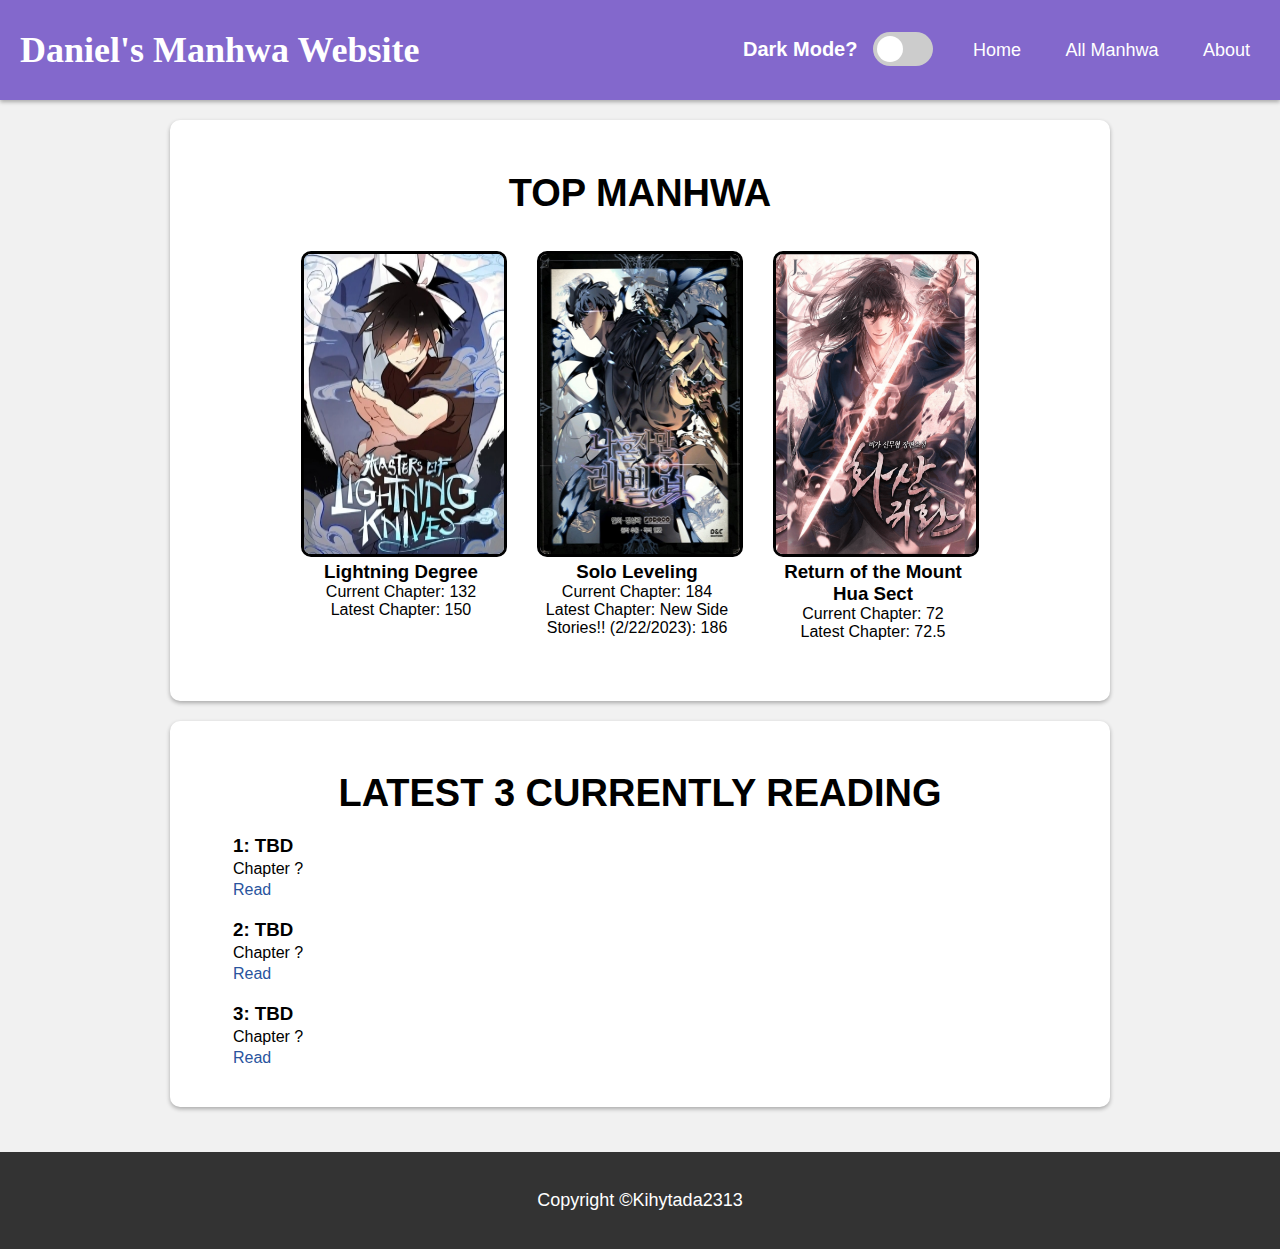
<file: index.html>
<!DOCTYPE html>
<html lang="en">
<head>
    <meta charset="UTF-8">
    <meta name="viewport" content="width=device-width, initial-scale=1.0, maximum-scale=1.0, user-scalable=no">
    <title>Manhwa Website</title>
    <link rel="stylesheet" href="styles.css">
</head>
<body>
    <header>
        <div class="title">
            <a href="./index.html" class="no-hover">
                <h1>Daniel's Manhwa Website</h1>
            </a>
        </div>
        <nav>
            <div id="dark-mode-switch">
                <h3>Dark Mode?</h3>
                <label class="switch center-in-container" for="dark-mode-toggle">
                    <input type="checkbox" id="dark-mode-toggle">
                    <span class="slider round"></span>
                </label>
            </div>
            <div id="nav-options"> 
                <a href="./index.html">Home</a>
                <a href="./manhwa.html">All Manhwa</a>
                <a href="./about.html">About</a>
                <!-- <a href="./login.php" id="login-link">Login</a>
                <a href="./signup.php" id="signup-link">Signup</a>
                <a href="./logout.php" id="logout-link" style="display: none;">Logout</a> -->
            </div>
            <a href="#" id="menu-icon">&#9776;</a>
            <div id="dropdown-menu" style="display: none;">
                <a id="close">X</a>
                <div>
                    <a id="top" href="./index.html">Home</a>
                    <a href="./manhwa.html">All Manhwa</a>
                    <a href="./about.html">About</a>
                    <!-- <a href="./login.php" id="login-link">Login</a>
                    <a href="./signup.php" id="signup-link">Signup</a>
                    <a href="./logout.php" id="logout-link">Logout</a> -->
                </div>
            </div>
        </nav>
    </header>
    <main>
        <section id="featured-manhwa">
            <h2>Top Manhwa</h2>
            <ul>
                <li>
                    <a class="box" href="https://lightningdegree.com/">
                        <img src="./images/lightningdegree.jpg" alt="Manhwa 1">
                        <h3>Lightning Degree</h3>
                        <p>Current Chapter: 132</p>
                        <p>Latest Chapter: 150</p>
                    </a>
                </li>
                <li>
                    <a class="box" href="https://leveling-solo.org/">
                        <img src="./images/sololeveling.jpg" alt="Manhwa 1">
                        <h3>Solo Leveling</h3>
                        <p>Current Chapter: 184</p>
                        <p>Latest Chapter: New Side Stories!! (2/22/2023): 186</p>
                    </a>
                </li>
                <li>
                    <a class="box" href="https://www.asurascans.com/manga/1672760368-return-of-the-mount-hua-sect/">
                        <img src="./images/mounthuasect.png" alt="Manhwa 1">
                        <h3>Return of the Mount Hua Sect</h3>
                        <p>Current Chapter: 72</p>
                        <p>Latest Chapter: 72.5</p>
                    </a>
                </li>
            </ul>
        </section>

        <section id="latest-chapters">
            <h2>Latest 3 Currently Reading</h2>
            <ul>
                <li>
                    <h3>1: TBD</h3>
                    <p>Chapter ?</p>
                    <a href="./manhwa.html">Read</a>
                </li>
                <li>
                    <h3>2: TBD</h3>
                    <p>Chapter ?</p>
                    <a href="./manhwa.html">Read</a>
                </li>
                <li>
                    <h3>3: TBD</h3>
                    <p>Chapter ?</p>
                    <a href="./manhwa.html">Read</a>
                </li>
            </ul>
        </section>
    </main>
    <div id="footer"></div>
    <script src="https://code.jquery.com/jquery-3.6.0.min.js"></script>
    <!-- <script src="header.js"></script> -->
    <script src="footer.js"></script>
    <script>
    $(document).ready(function(){
        // STANDARD FOR ALL PAGES DUE TO HEADER //
        // For dropdown Menu
        $("#menu-icon").click(function() {
            $("#dropdown-menu").slideToggle();
            $("#menu-icon").hide();
        });

        $("#close").click(function() {
            $("#dropdown-menu").slideToggle();
            $("#menu-icon").show();
        });

        // Dark Mode
        const darkModeToggle = document.querySelector('#dark-mode-toggle');
        // Check if dark mode is enabled in local storage and update the UI
        if (localStorage.getItem("darkModeEnabled") === "true") {
            document.body.classList.add("dark-mode");
            darkModeToggle.checked = true;
        }

        darkModeToggle.addEventListener("change", () => {
        if (darkModeToggle.checked) {
            document.body.classList.add("dark-mode");
            localStorage.setItem("darkModeEnabled", "true");
        } else {
            document.body.classList.remove("dark-mode");
            localStorage.setItem("darkModeEnabled", "false");
        }
        });
        // STANDARD FOR ALL PAGES DUE TO HEADER //
    });
    </script>
</body>
</html>
</file>
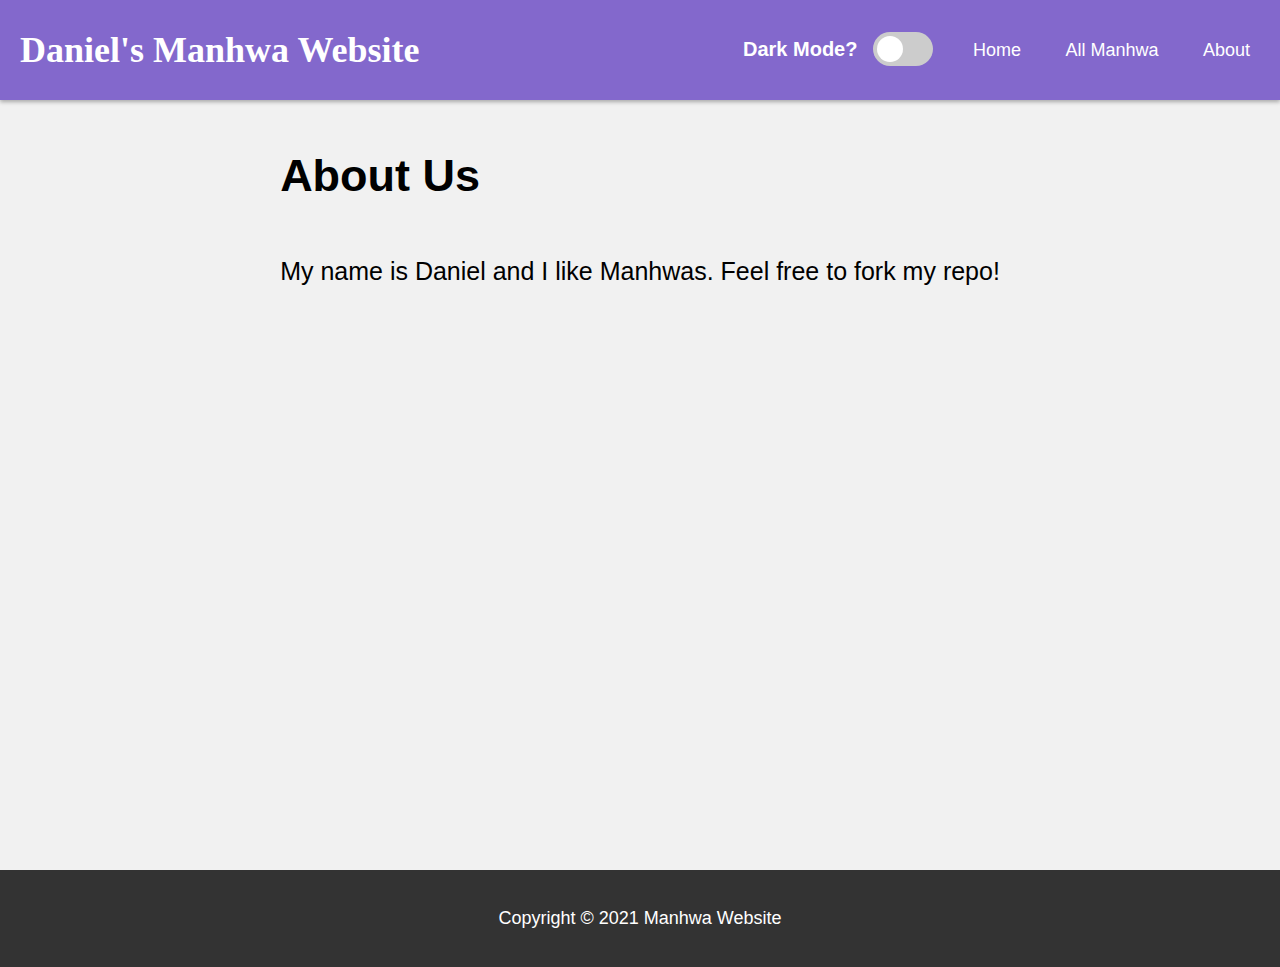
<file: about.html>
<!DOCTYPE html>
<html lang="en">
<head>
    <meta charset="UTF-8">
    <meta name="viewport" content="width=device-width, initial-scale=1.0">
    <title>Manhwa Website</title>
    <link rel="stylesheet" href="styles.css">
</head>
<body>
    <header>
        <div class="title">
            <a href="./index.html" class="no-hover">
                <h1>Daniel's Manhwa Website</h1>
            </a>
        </div>
        <nav>
            <div id="dark-mode-switch">
                <h3>Dark Mode?</h3>
                <label class="switch center-in-container" for="dark-mode-toggle">
                    <input type="checkbox" id="dark-mode-toggle">
                    <span class="slider round"></span>
                </label>
            </div>
            <div id="nav-options"> 
                <a href="./index.html">Home</a>
                <a href="./manhwa.html">All Manhwa</a>
                <a href="./about.html">About</a>
                <!-- <a href="./login.php" id="login-link">Login</a>
                <a href="./signup.php" id="signup-link">Signup</a>
                <a href="./logout.php" id="logout-link" style="display: none;">Logout</a> -->
            </div>
            <a href="#" id="menu-icon">&#9776;</a>
            <div id="dropdown-menu" style="display: none;">
                <a id="close">X</a>
                <div>
                    <a id="top" href="./index.html">Home</a>
                    <a href="./manhwa.html">All Manhwa</a>
                    <a href="./about.html">About</a>
                    <!-- <a href="./login.php" id="login-link">Login</a>
                    <a href="./signup.php" id="signup-link">Signup</a>
                    <a href="./logout.php" id="logout-link">Logout</a> -->
                </div>
            </div>
        </nav>
    </header>
    <main style="display: flex; align-items: center;">
        <section style="height: calc(90vh - 80px); display: flex; justify-content: left; flex-direction: column;">
            <h1 style="font-size: 45px;">About Us</h1>
            <p style="font-size: 25px;">My name is Daniel and I like Manhwas. Feel free to fork my repo!</p>
        </section>
    </main>
    <footer>
      <p>Copyright &copy; 2021 Manhwa Website</p>
    </footer>
  </div>
</body>
<script src="https://code.jquery.com/jquery-3.6.0.min.js"></script>
    <!-- <script src="header.js"></script> -->
    <script src="allmanhwa.js"></script>
    <script src="footer.js"></script>
    <script>
        $(document).ready(function(){
            // STANDARD FOR ALL PAGES DUE TO HEADER //
            // For dropdown Menu
            $("#menu-icon").click(function() {
                $("#dropdown-menu").slideToggle();
            });

            $("#close").click(function() {
                $("#dropdown-menu").slideToggle();
            });

            // Dark Mode
            const darkModeToggle = document.querySelector("#dark-mode-toggle");
            // Check if dark mode is enabled in local storage and update the UI
            if (localStorage.getItem("darkModeEnabled") === "true") {
                document.body.classList.add("dark-mode");
                darkModeToggle.checked = true;
            }
            darkModeToggle.addEventListener("change", () => {
            if (darkModeToggle.checked) {
                document.body.classList.add("dark-mode");
                localStorage.setItem("darkModeEnabled", "true");
            } else {
                document.body.classList.remove("dark-mode");
                localStorage.setItem("darkModeEnabled", "false");
            }
            });
            // STANDARD FOR ALL PAGES DUE TO HEADER //
        });
</script>
</html>
</file>
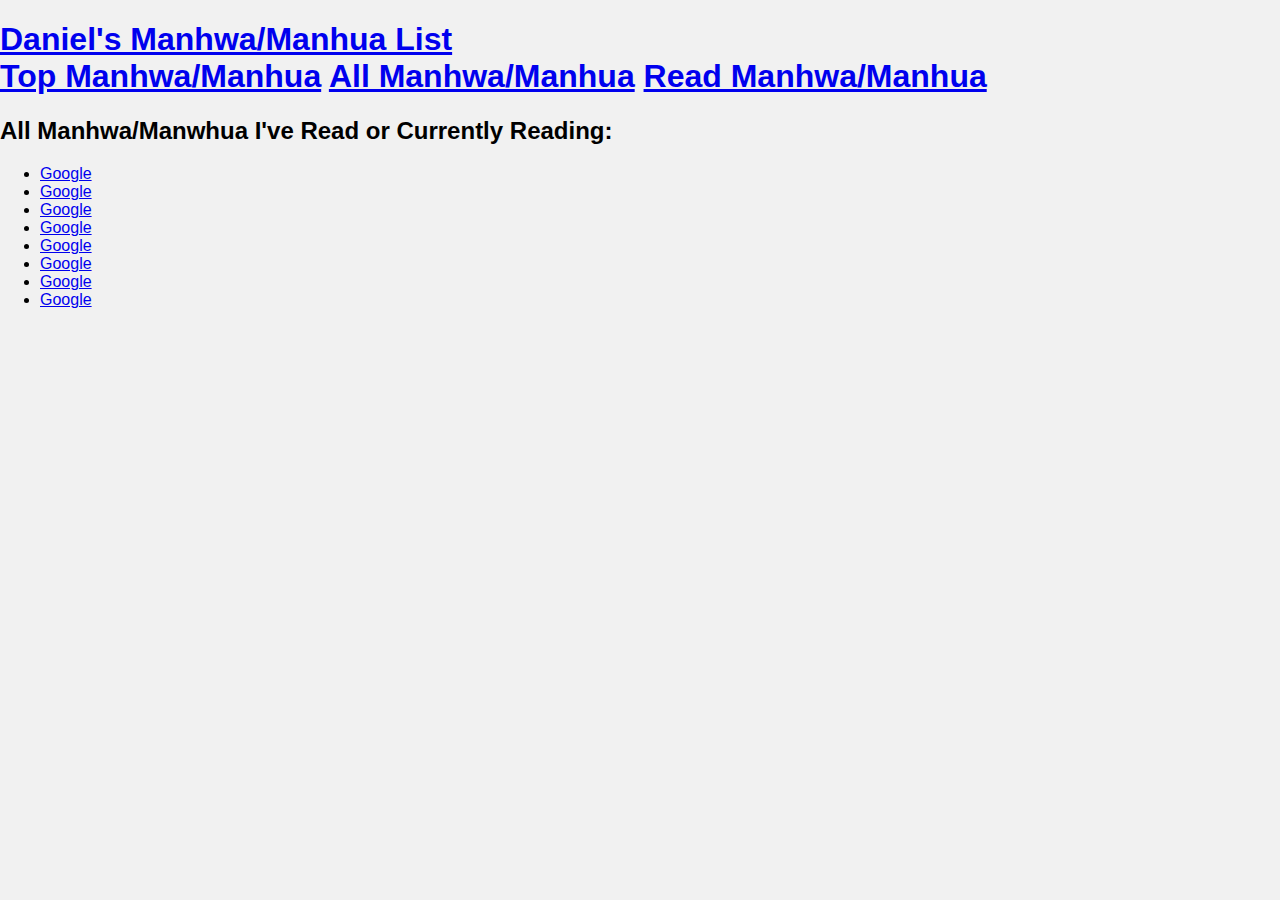
<file: allmanwha.html>
<!DOCTYPE html>
<html lang="en">
<head>
    <meta charset="UTF-8">
    <meta http-equiv="X-UA-Compatible" content="IE=edge">
    <meta name="viewport" content="width=device-width, initial-scale=1.0">
    <link rel="stylesheet" href="./styles.css">
    <title>All Manhwa/Manhua</title>
</head>
<body>

    <!-- This is standard for all pages -->
    <h1 class="Title">
        <a class="Homepage link" href="./index.html">
            Daniel's Manhwa/Manhua List
        </a>
        <div class="wrapper">
            <span><a class="link" href="./topmanhwa.html">Top Manhwa/Manhua</a></span>
            <span><a class="link" href="./allmanhwa.html">All Manhwa/Manhua</a></span>
            <span><a class="link" href="./readmanhwa.html">Read Manhwa/Manhua</a></span>
        </div>
    </h1>
    <!-- This is standard for all pages -->

    <h2 class="SubTitle">All Manhwa/Manwhua I've Read or Currently Reading: </h2>
    <ul>
        <li><a class="ListItem" href="https://www.google.com">Google</a></li>
        <li><a class="ListItem" href="https://www.google.com">Google</a></li>
        <li><a class="ListItem" href="https://www.google.com">Google</a></li>
        <li><a class="ListItem" href="https://www.google.com">Google</a></li>
        <li><a class="ListItem" href="https://www.google.com">Google</a></li>
        <li><a class="ListItem" href="https://www.google.com">Google</a></li>
        <li><a class="ListItem" href="https://www.google.com">Google</a></li>
        <li><a class="ListItem" href="https://www.google.com">Google</a></li>
    </ul>
</body>
</html>
</file>
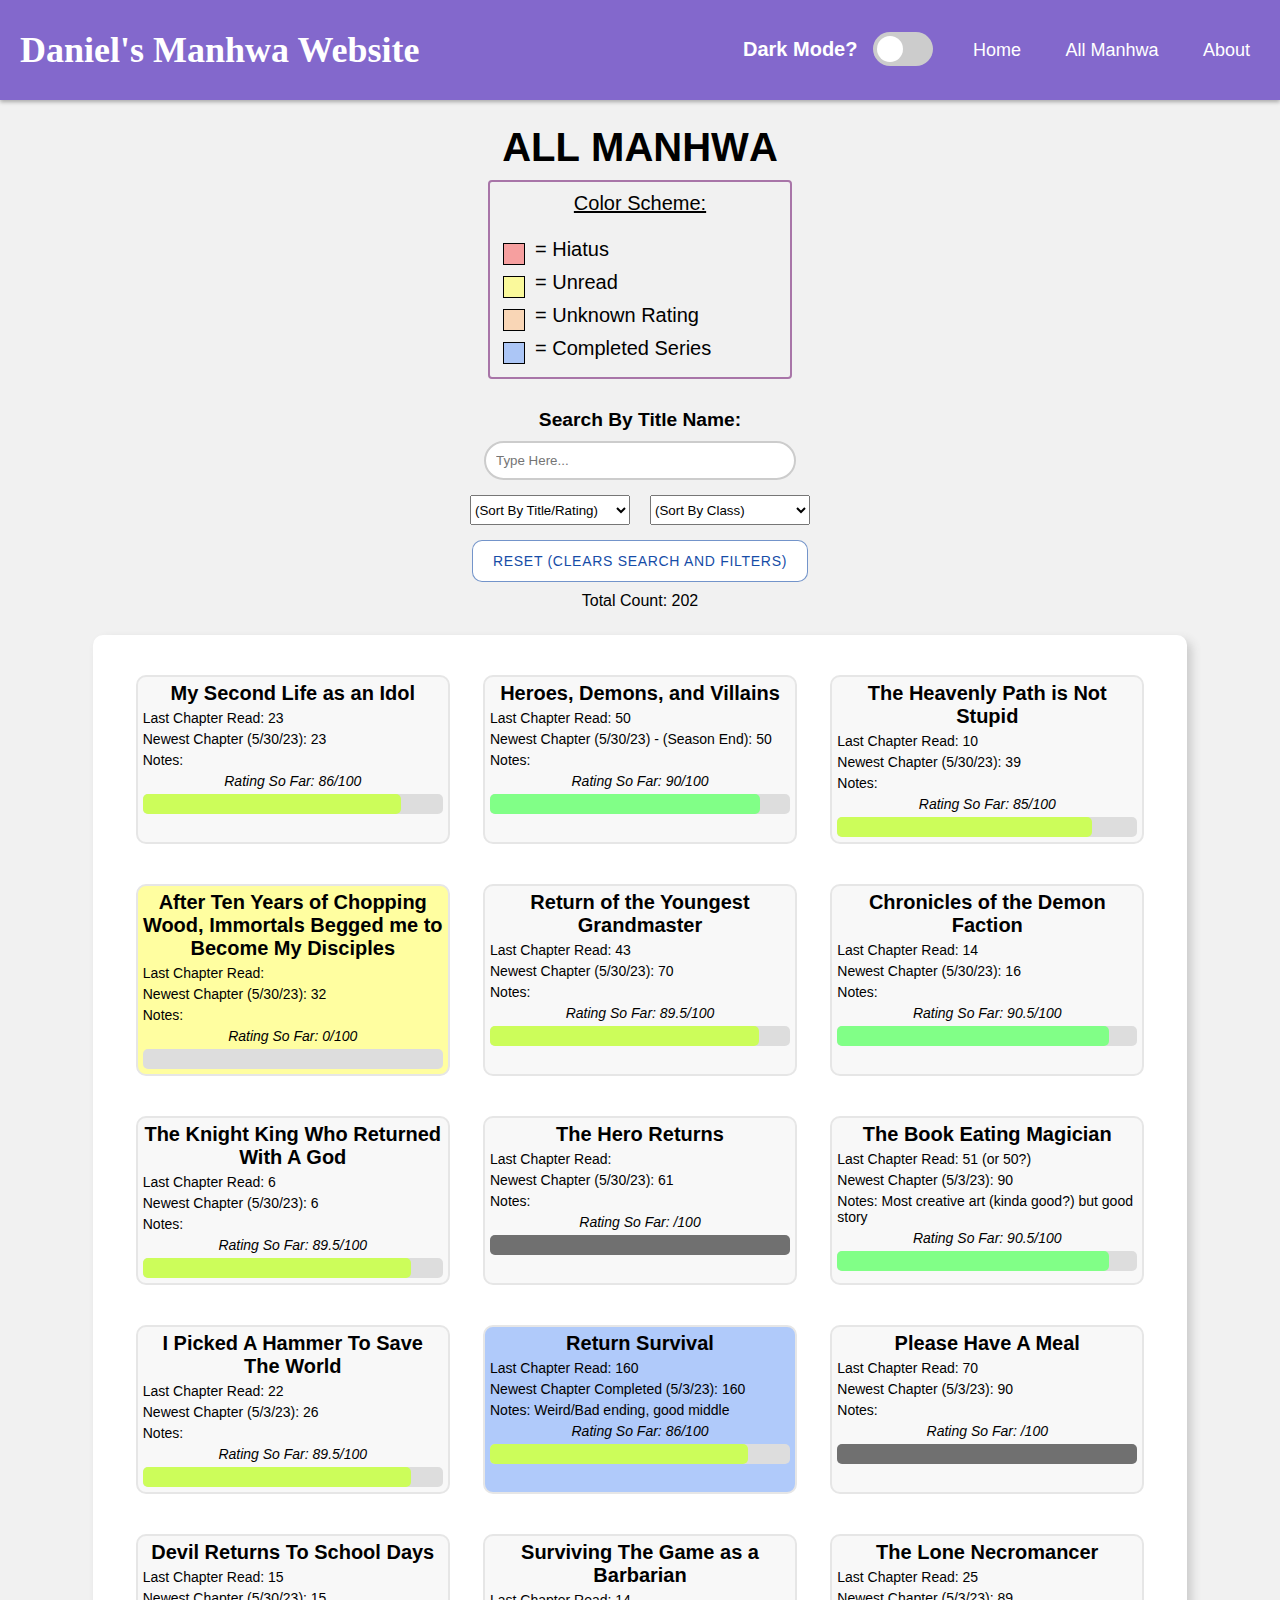
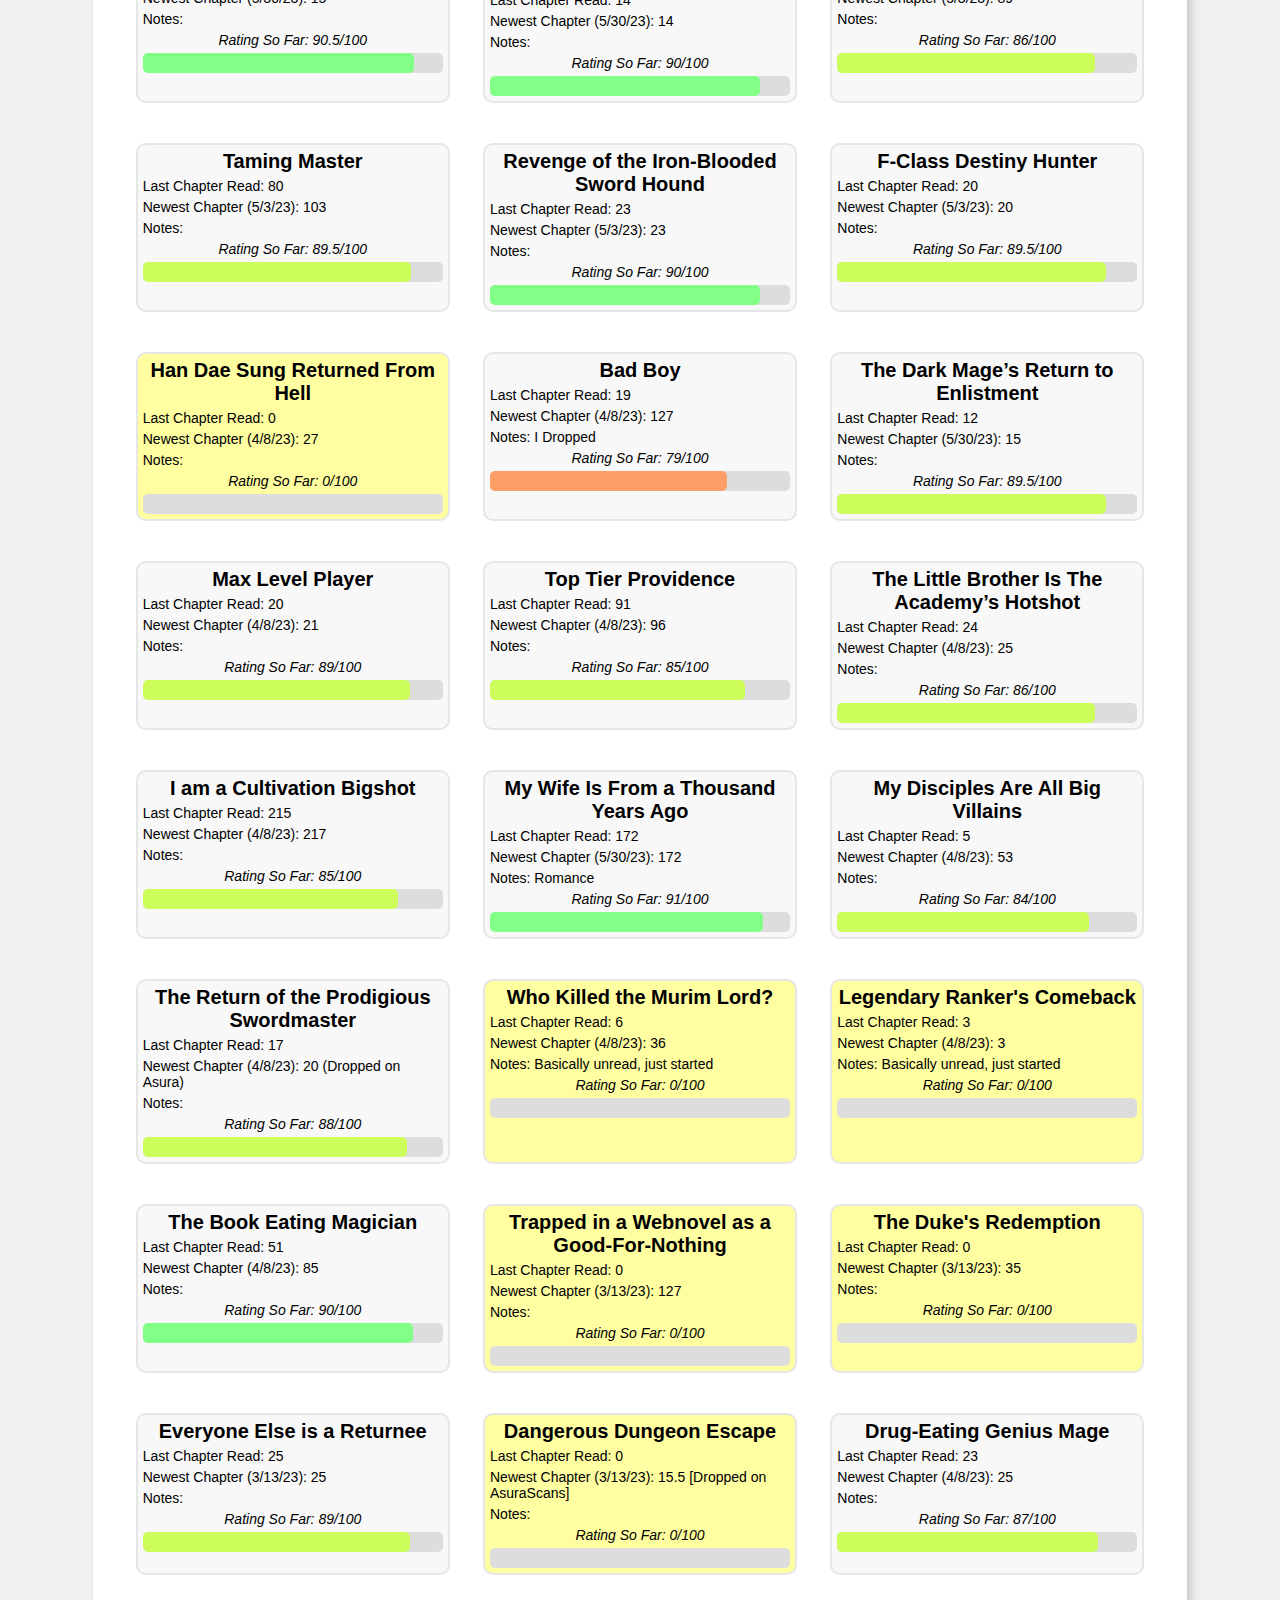
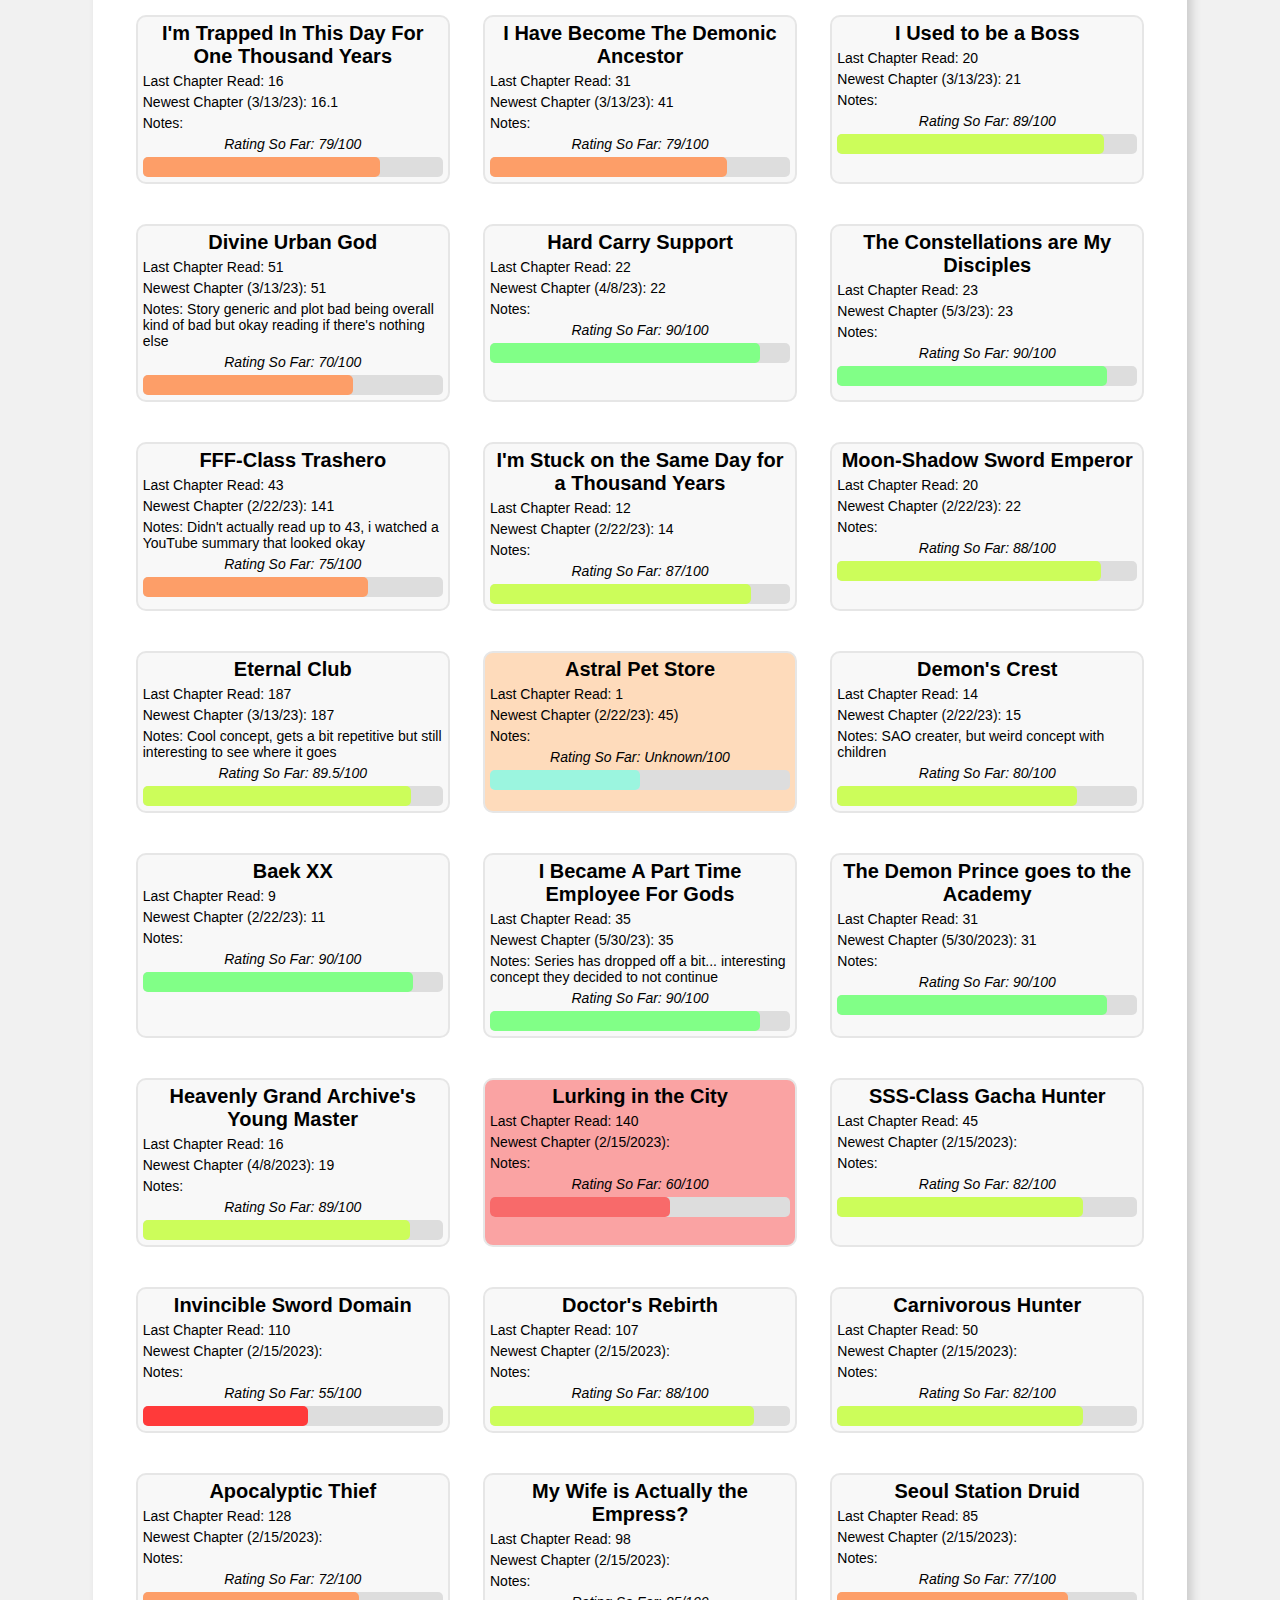
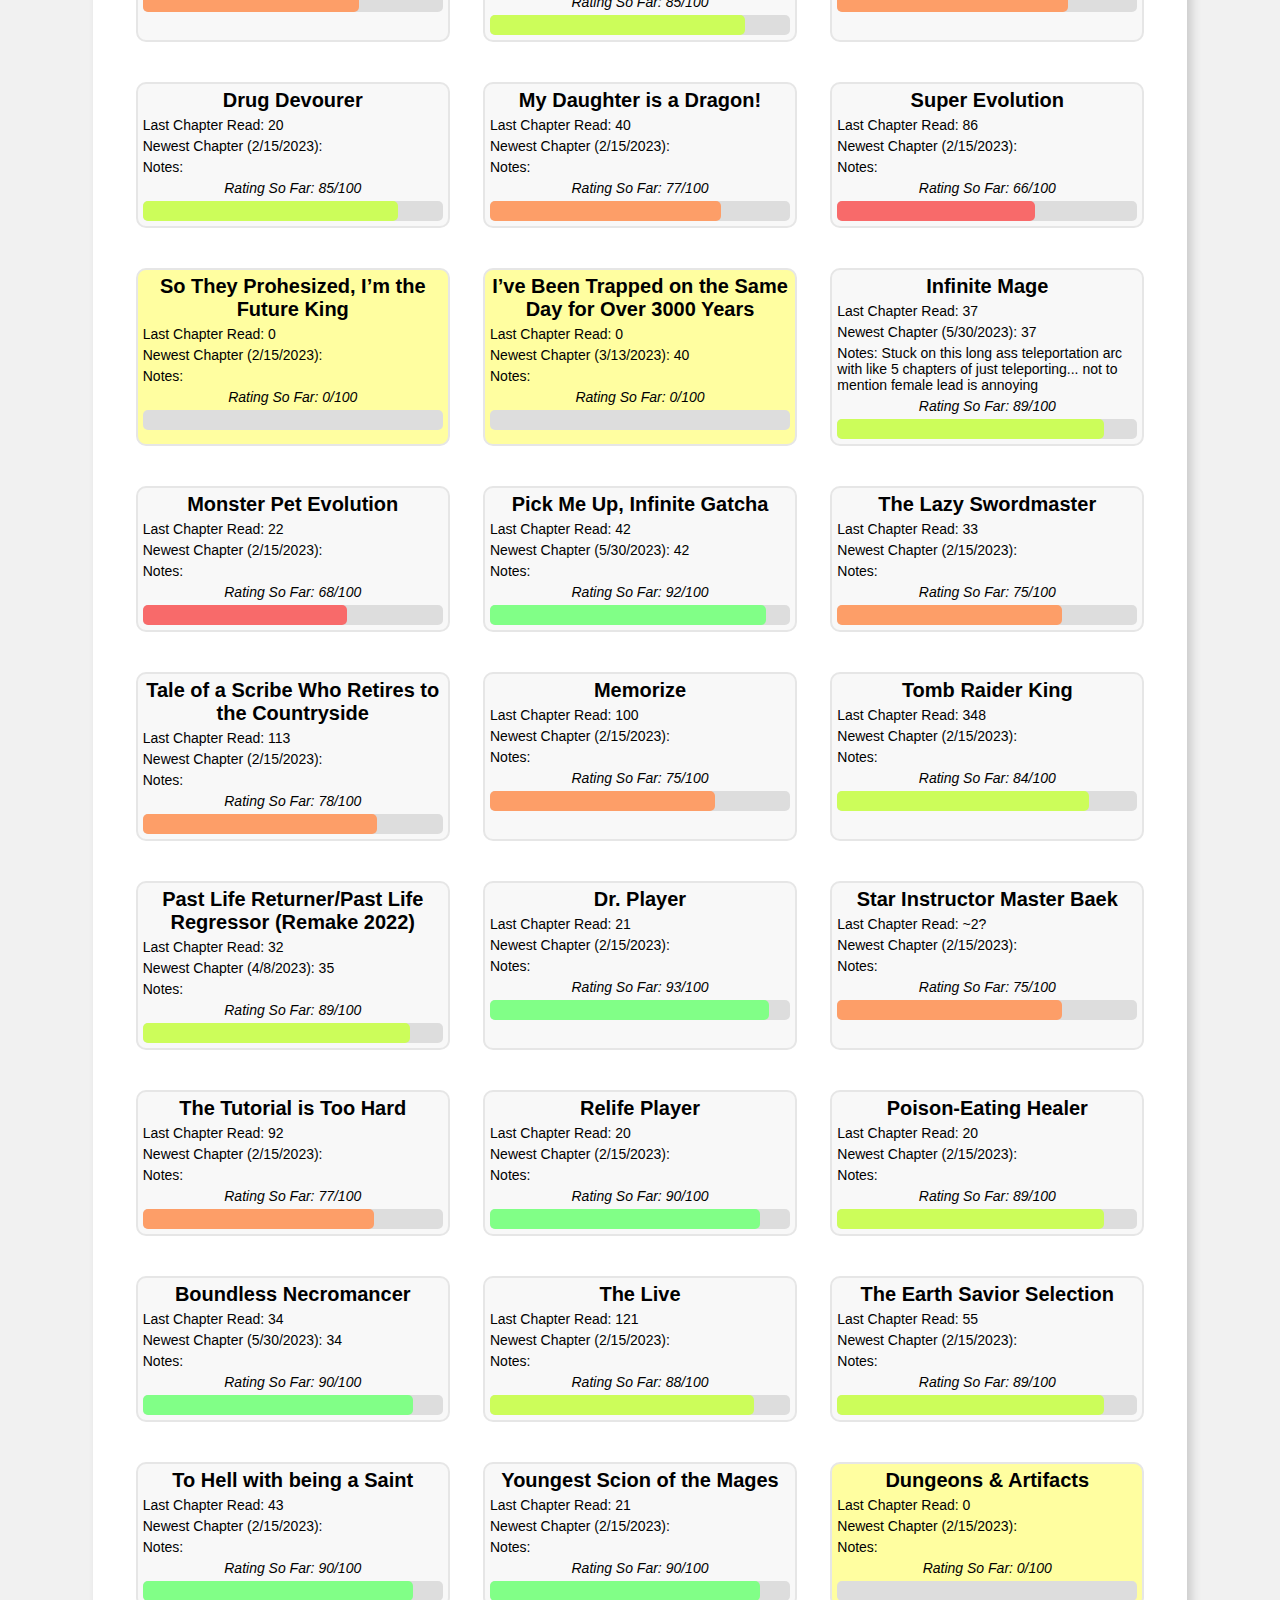
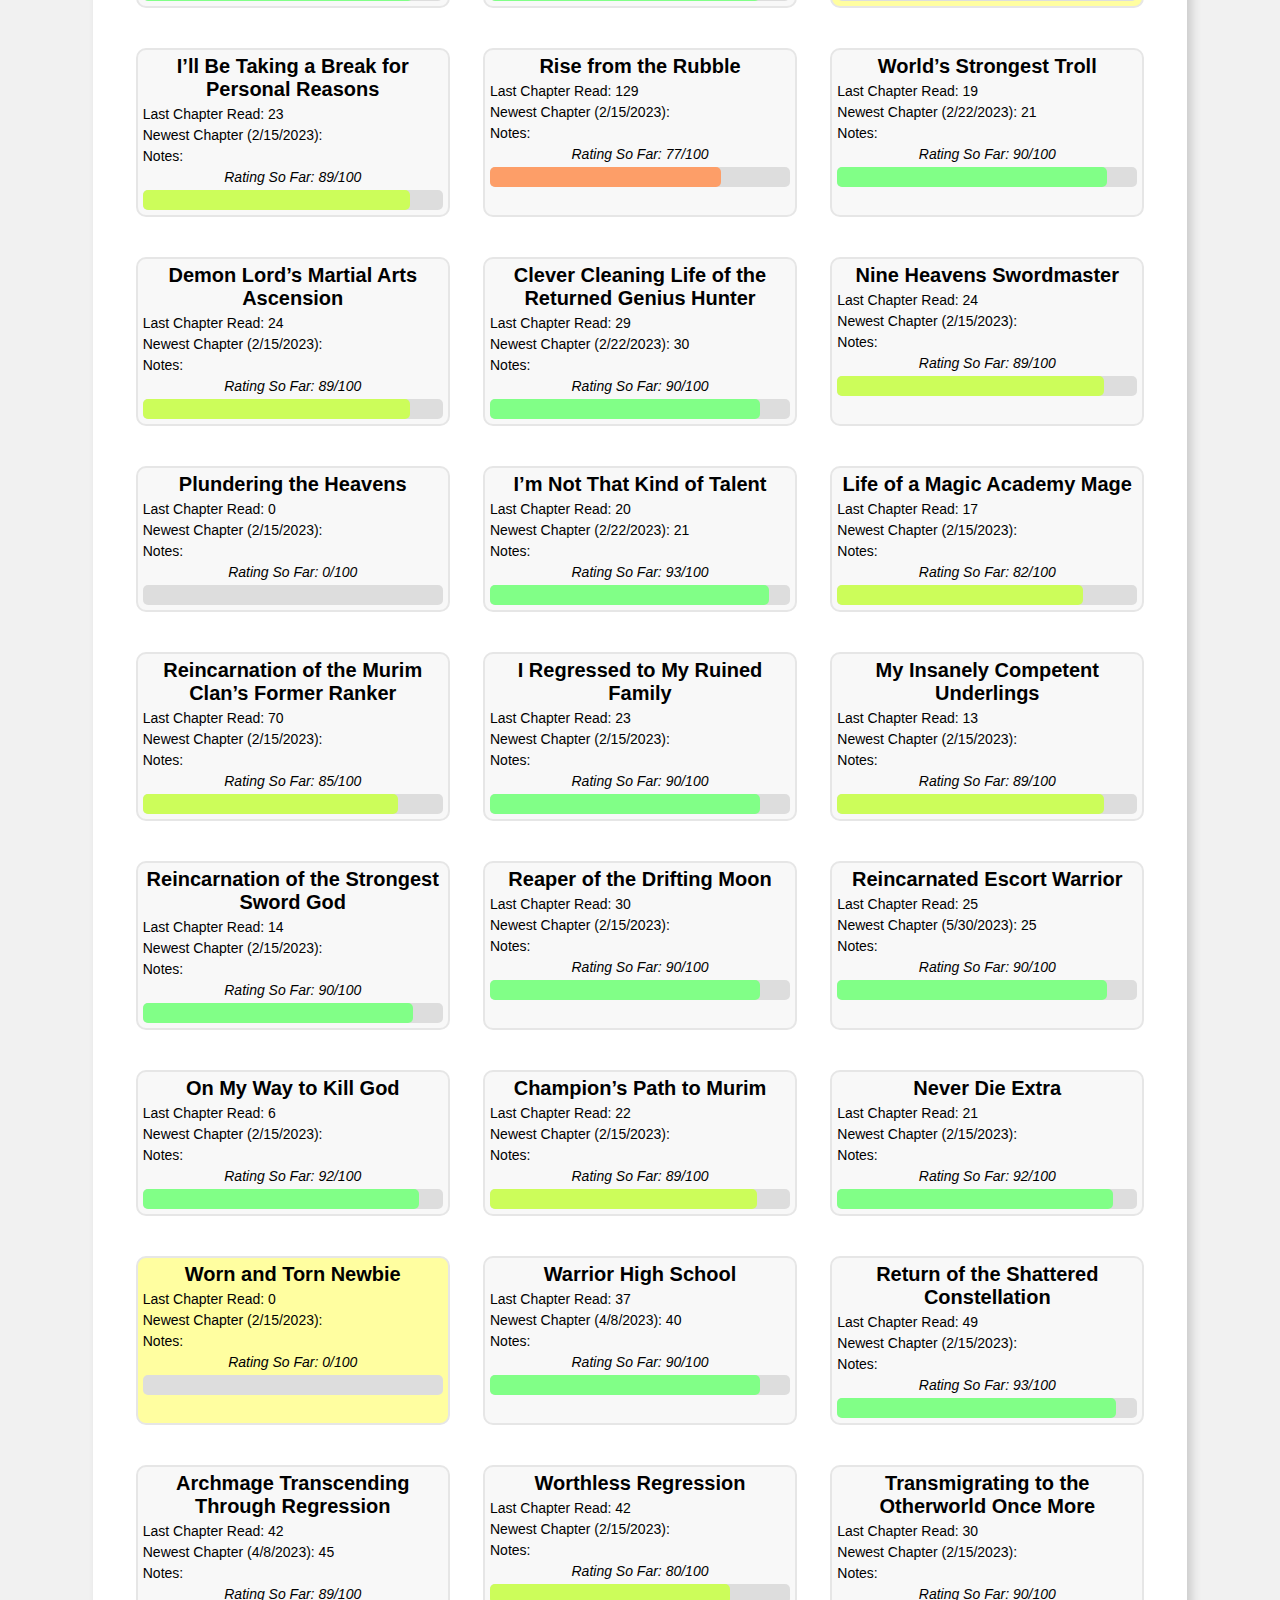
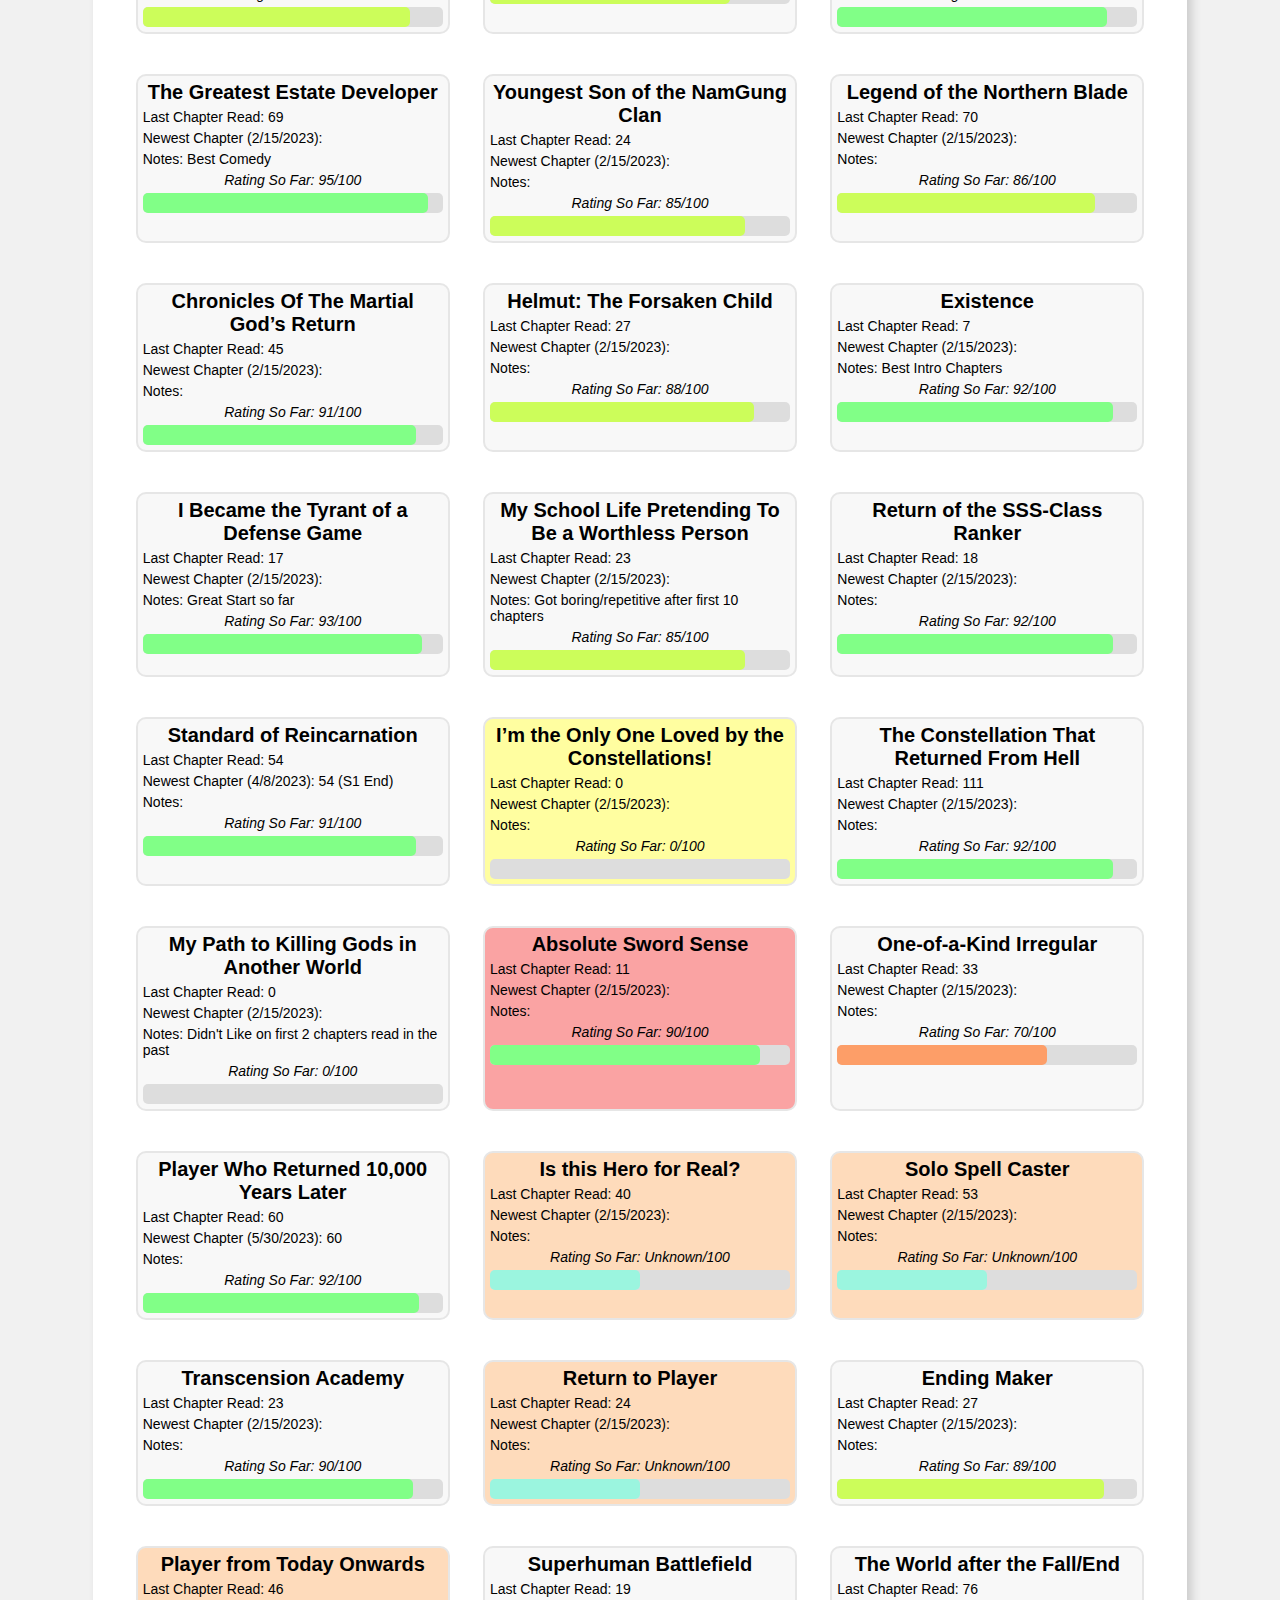
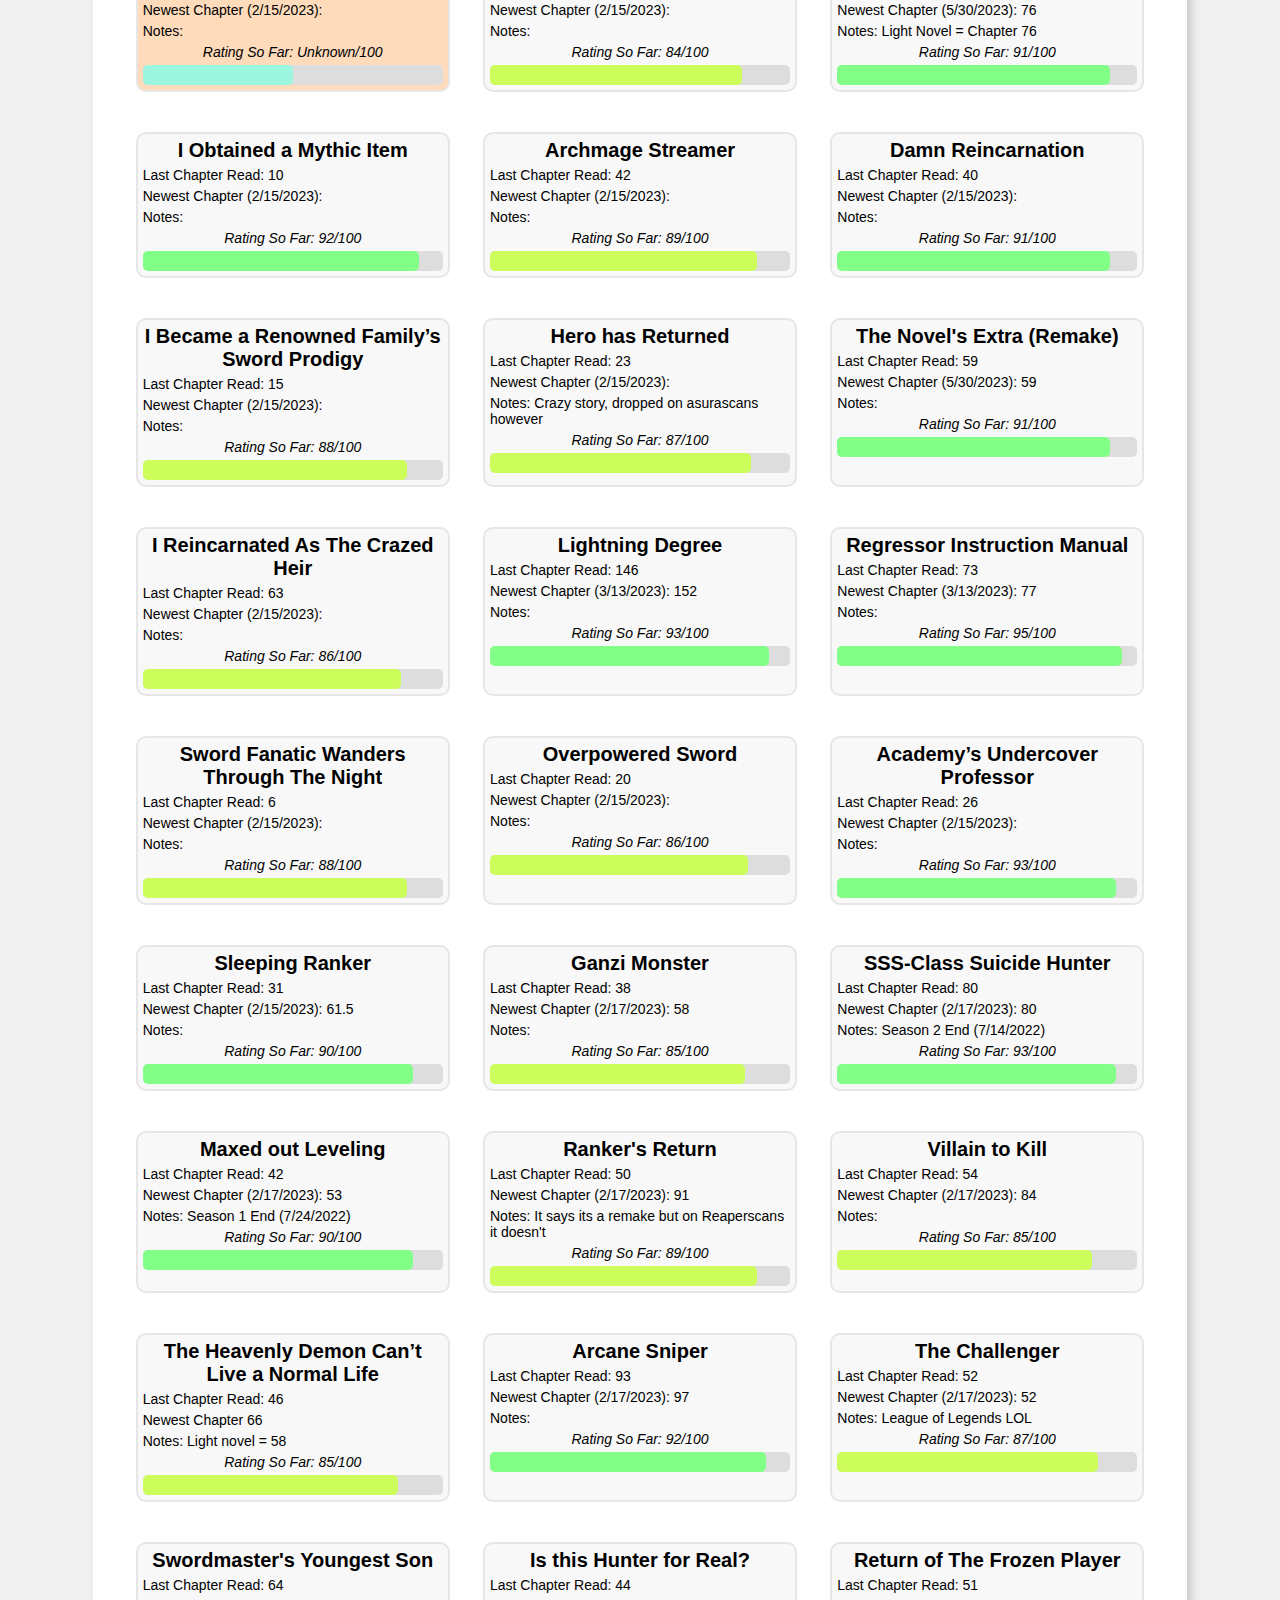
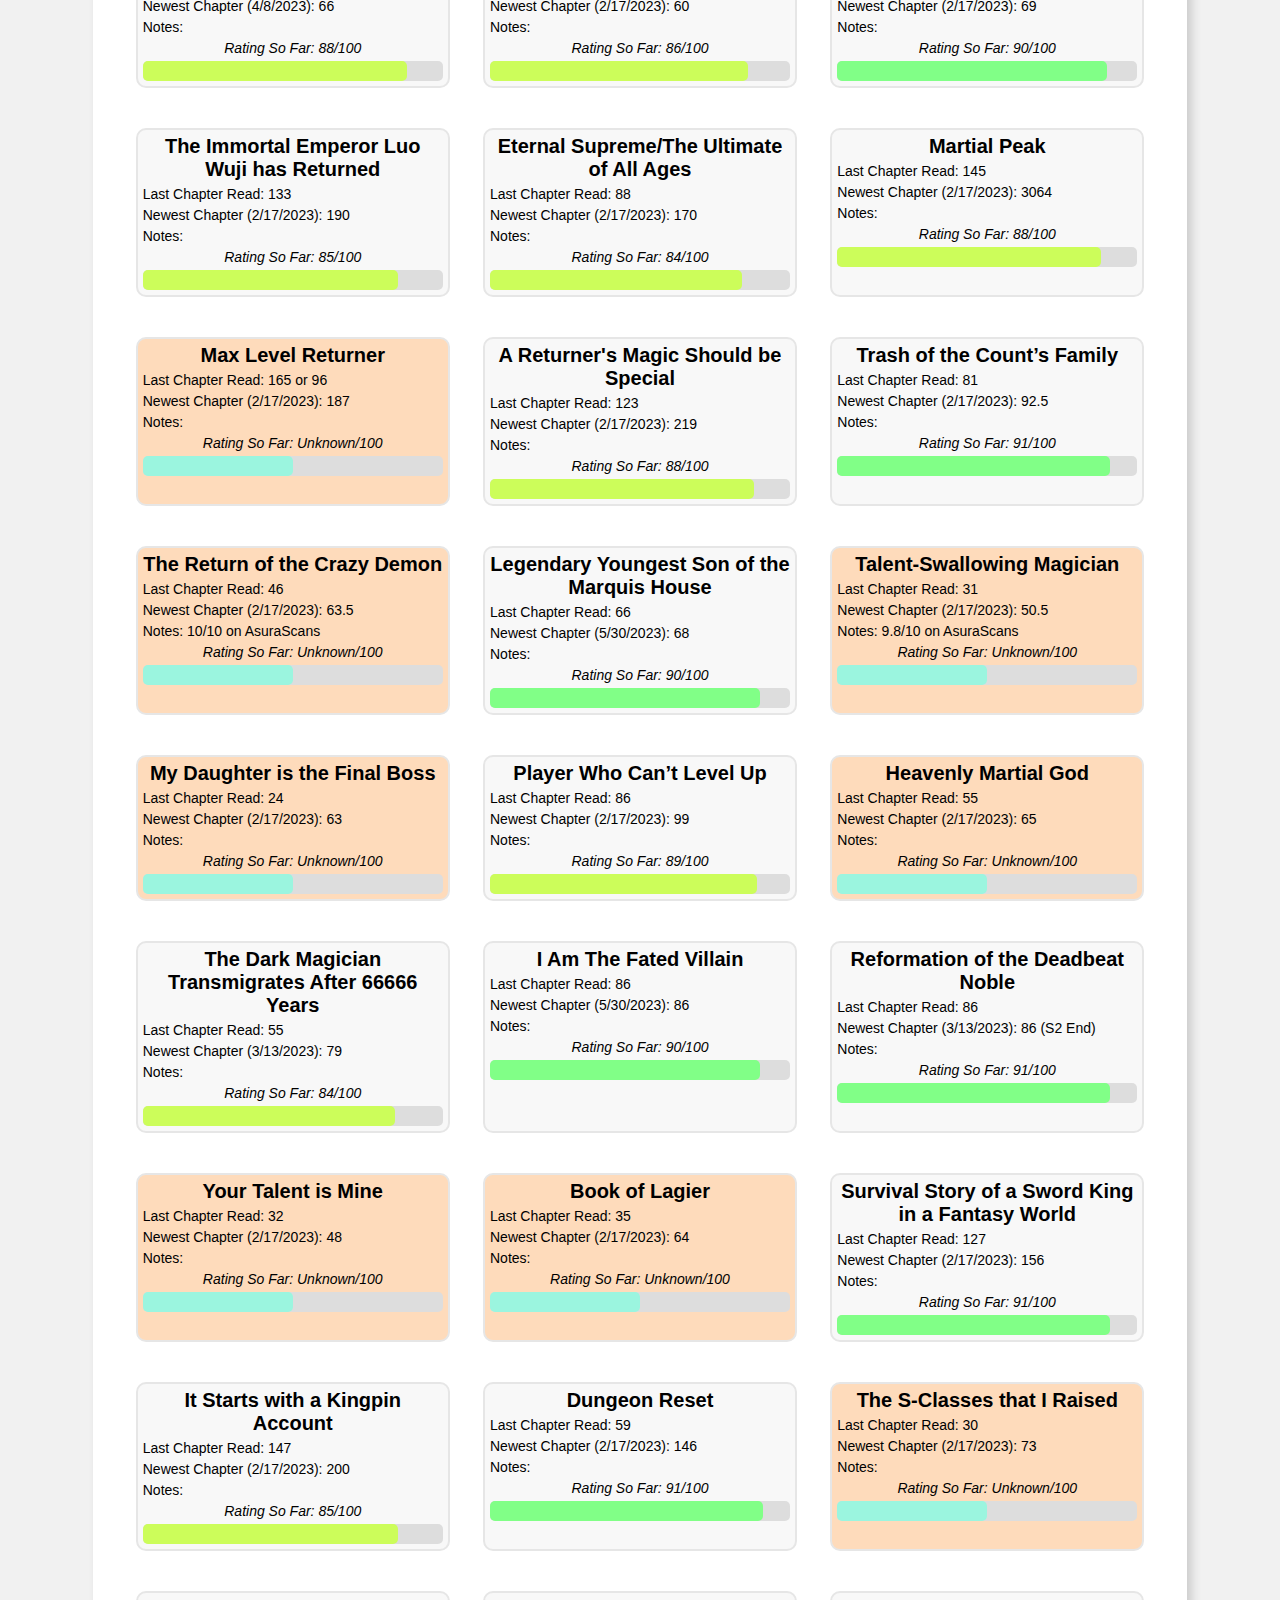
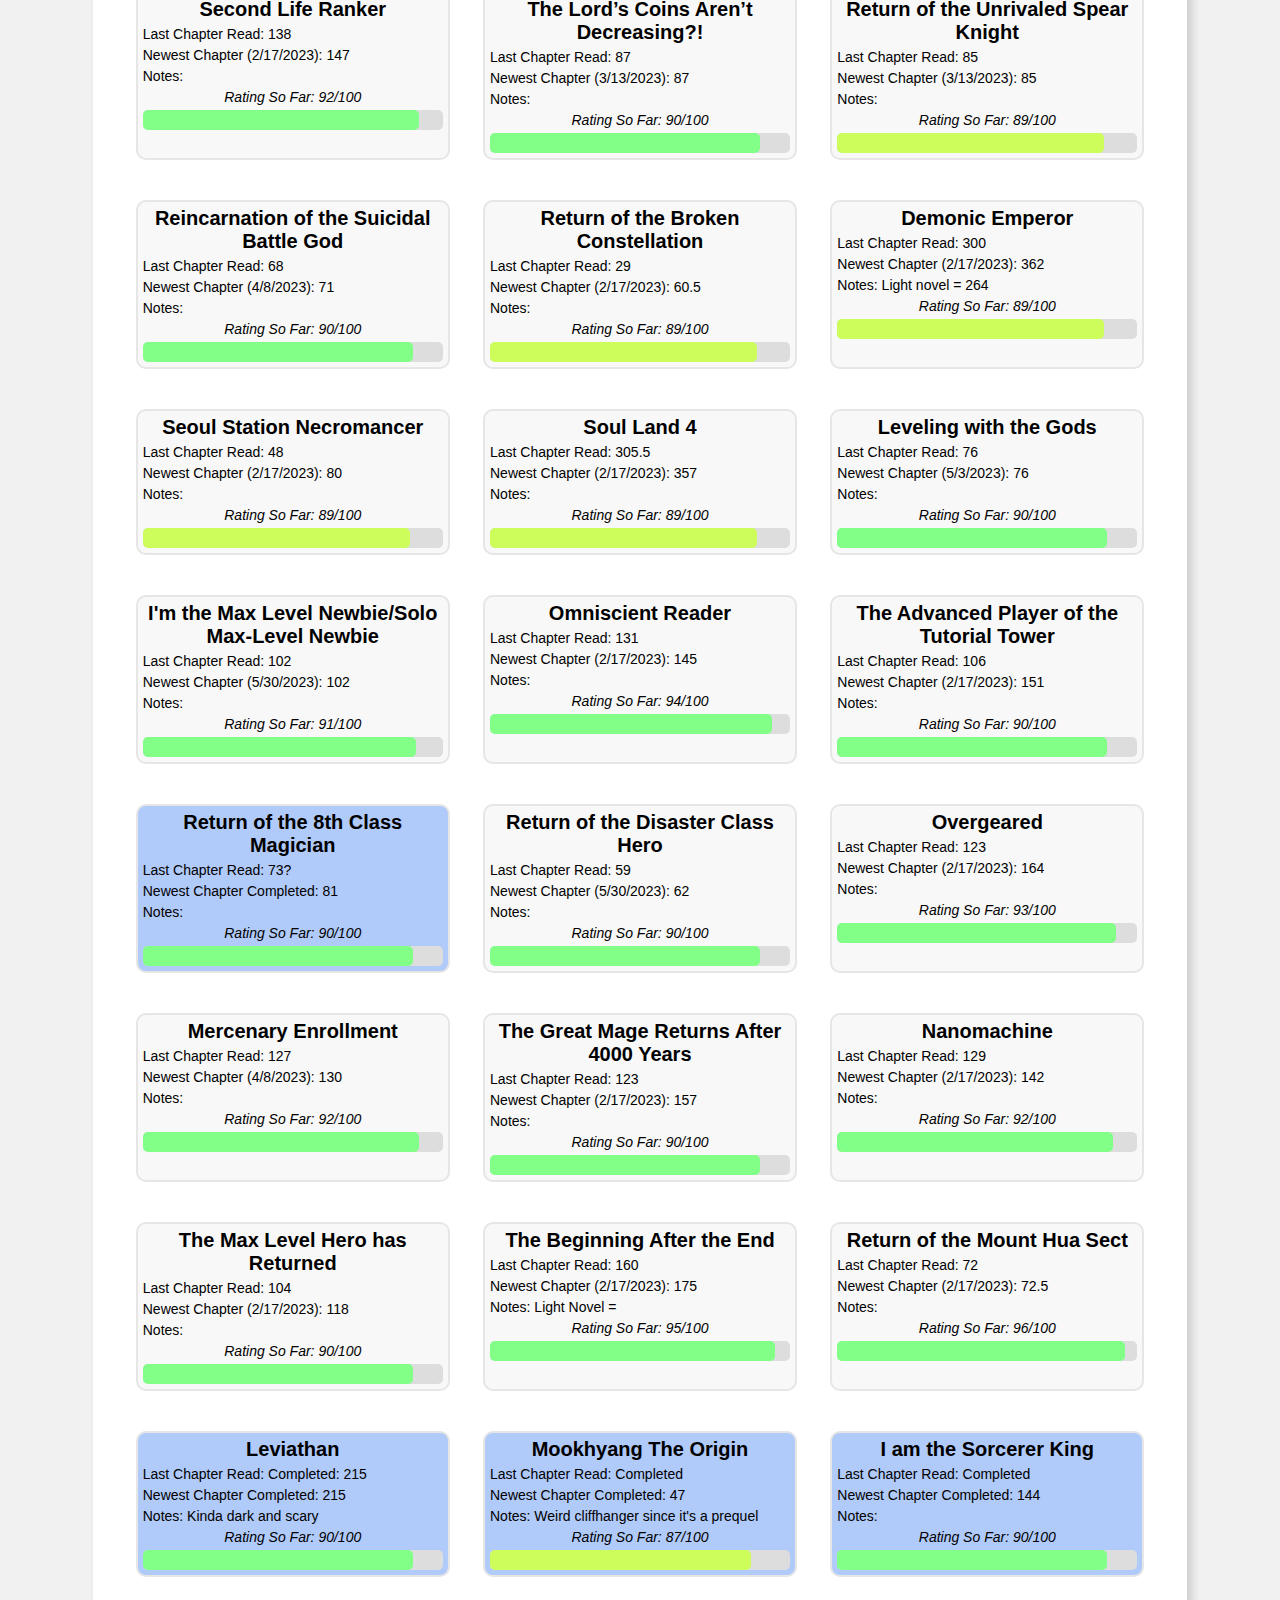
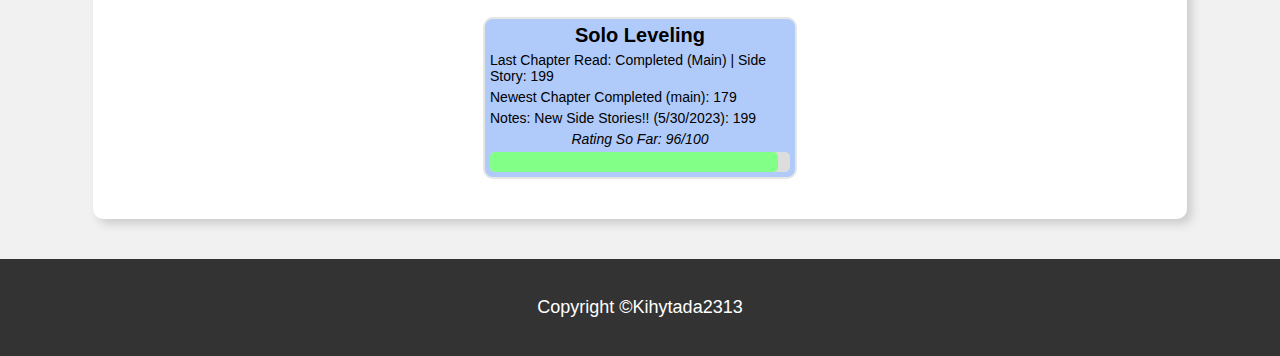
<file: manhwa.html>
<!DOCTYPE html>
<html lang="en">
<head>
    <meta charset="UTF-8">
    <meta name="viewport" content="width=device-width, initial-scale=1.0, maximum-scale=1.0, user-scalable=no">
    <title>Manhwa Website</title>
    <link rel="stylesheet" href="styles.css">
</head>
<body>
    <header>
        <div class="title">
            <a href="./index.html" class="no-hover">
                <h1>Daniel's Manhwa Website</h1>
            </a>
        </div>
        <nav>
            <div id="dark-mode-switch">
                <h3>Dark Mode?</h3>
                <label class="switch center-in-container" for="dark-mode-toggle">
                    <input type="checkbox" id="dark-mode-toggle">
                    <span class="slider round"></span>
                </label>
            </div>
            <div id="nav-options"> 
                <a href="./index.html">Home</a>
                <a href="./manhwa.html">All Manhwa</a>
                <a href="./about.html">About</a>
                <!-- <a href="./login.php" id="login-link">Login</a>
                <a href="./signup.php" id="signup-link">Signup</a>
                <a href="./logout.php" id="logout-link" style="display: none;">Logout</a> -->
            </div>
            <a href="#" id="menu-icon">&#9776;</a>
            <div id="dropdown-menu" style="display: none;">
                <a id="close">X</a>
                <div>
                    <a id="top" href="./index.html">Home</a>
                    <a href="./manhwa.html">All Manhwa</a>
                    <a href="./about.html">About</a>
                    <!-- <a href="./login.php" id="login-link">Login</a>
                    <a href="./signup.php" id="signup-link">Signup</a>
                    <a href="./logout.php" id="logout-link">Logout</a> -->
                </div>
            </div>
        </nav>
    </header>
    <main>
        <div class="page-container">
            <section id="all-manhwa">
                <h2><span>A</span><span>L</span><span>L</span>
                    <span>M</span><span>A</span><span>N</span><span>H</span><span>W</span><span>A</span>
                </h2>
                <div id="color-scheme" style="text-align: center"><u>Color Scheme:</u> 
                    <ul>
                        <li>
                            <div class='box red'></div>
                            <p>= Hiatus</p>
                        </li>
                        <li>
                            <div class='box yellow'></div>
                            <p>= Unread</p>
                        </li>
                        <li>
                            <div class='box orange'></div>
                            <p>= Unknown Rating</p>
                        </li>
                        <li>
                            <div class='box blue'></div>
                            <p>= Completed Series</p>
                        </li>
                    </ul>
                </div>
                <div id="sorting-header">
                    <div id="center-options">
                        <div class="search">
                            <h3>Search By Title Name: </h3>
                            <input type="text" id="search-input" placeholder="Type Here...">
                        </div>
                        <div id="sort-reset-container">
                            <select id="sort-options">
                                <option value="default">(Sort By Title/Rating)</option>
                                <option value="alphabetical">Alphabetical</option>
                                <option value="width-desc">Rating (High -> Low)</option>
                                <option value="width-asc">Rating (Low -> High)</option>
                                <option value="last-updated">Last Updated (Recent -> Oldest)</option>
                            </select>          
                            <select id="sort-by-class">
                                <option value="default">(Sort By Class)</option>
                                <option value="none">No Class</option>
                                <option value="hiatus">Hiatus</option>
                                <option value="unread">Unread</option>
                                <option value="unknown-rating">Unknown Rating</option>
                                <option value="completed">Completed Series</option>
                            </select>
                        </div>
                        <button id="reset-button" class="btn-shine">
                            <span>Reset (Clears Search and Filters)</span>
                        </button>
                        <div id="loading">Loading...</div>
                    </div>
                    
                </div>
                
                <div id="manhwa-list"></div>
            </section>
        </div>
    </main>
    <div id="footer"></div>
</body>
<script src="https://code.jquery.com/jquery-3.6.0.min.js"></script>
<!-- <script src="header.js"></script> -->
<script src="allmanhwa.js"></script>
<script src="footer.js"></script>
<script>
    $(document).ready(function(){
        // STANDARD FOR ALL PAGES DUE TO HEADER //
        // For dropdown Menu
        $("#menu-icon").click(function() {
            $("#dropdown-menu").slideToggle();
        });

        $("#close").click(function() {
            $("#dropdown-menu").slideToggle();
        });

        // Dark Mode
        const darkModeToggle = document.querySelector("#dark-mode-toggle");
        // Check if dark mode is enabled in local storage and update the UI
        if (localStorage.getItem("darkModeEnabled") === "true") {
            document.body.classList.add("dark-mode");
            darkModeToggle.checked = true;
        }
        darkModeToggle.addEventListener("change", () => {
        if (darkModeToggle.checked) {
            document.body.classList.add("dark-mode");
            localStorage.setItem("darkModeEnabled", "true");
        } else {
            document.body.classList.remove("dark-mode");
            localStorage.setItem("darkModeEnabled", "false");
        }
        });
        // STANDARD FOR ALL PAGES DUE TO HEADER //

        // For Sorting (Exclusive to manhwa.html)
        var originalItems = $(".item").get();
        $("#sort-options").change(function() {
            var option = $(this).val();
            sortItems(option);
        });
        $("#sort-by-class").change(function() {
            var option = $(this).val();
            sortItemsByClass(option);
        });
        $("#reset-button").click(function() {
            resetItems();
        });

        function sortItems(option) {
            $("#loading").show(); // Show loading icon
            $("#sort-options").attr("disabled", true); // disable the sorting menu
            var items = $(".item");
            if (option === "alphabetical") {
                items.sort(function(a, b) {
                    var textA = $(a).find("h3").text();
                    var textB = $(b).find("h3").text();
                    return textA.localeCompare(textB);
                });
            } else if (option === "width-asc") {
                items.sort(function(a, b) {
                    var widthA = parseInt($(a).find(".progress").width());
                    var widthB = parseInt($(b).find(".progress").width());
                    return widthA - widthB;
                });
            } else if (option === "width-desc") {
                items.sort(function(a, b) {
                    var widthA = parseInt($(a).find(".progress").width());
                    var widthB = parseInt($(b).find(".progress").width());
                    return widthB - widthA;
                });
            } else {
                resetItems();
            }
            $("#manhwa-list").empty().append(items.fadeOut(200).fadeIn(200));
            $("#loading").hide(); // Hide loading icon
            $("#sort-options").attr("disabled", false); // enable the sorting menu
        }

        function sortItemsByClass(option) {
            $("#loading").show();
            $("#sort-by-class").attr("disabled", true);
            var items = $(".item");
            if (option === "hiatus") {
                items.sort(function(a, b) {
                var classA = $(a).hasClass("hiatus");
                var classB = $(b).hasClass("hiatus");
                return classB - classA;
                });
            } else if (option === "unread") {
                items.sort(function(a, b) {
                var classA = $(a).hasClass("unread");
                var classB = $(b).hasClass("unread");
                return classB - classA;
                });
            } else if (option === "unknown-rating") {
                items.sort(function(a, b) {
                var classA = $(a).hasClass("unknown-rating");
                var classB = $(b).hasClass("unknown-rating");
                return classB - classA;
                });
            } else if (option === "completed") {
                items.sort(function(a, b) {
                var classA = $(a).hasClass("completed");
                var classB = $(b).hasClass("completed");
                return classB - classA;
                });
            } else if (option === "none") {
                items.sort(function(a, b) {
                var hasClass = function(item, className) {
                    return $(item).hasClass(className);
                };
                var classA = hasClass(a, "hiatus") || hasClass(a, "unknown-rating") || hasClass(a, "completed") || hasClass(a, "completed");
                var classB = hasClass(b, "hiatus") || hasClass(b, "unknown-rating") || hasClass(b, "completed") || hasClass(b, "completed");
                return classB - classA;
                });
            } else if (option === "all") {
                items.sort(function(a, b) {
                var textA = $(a).find("h3").text();
                var textB = $(b).find("h3").text();
                return textA.localeCompare(textB);
                });
            } else {
                resetItems();
            }
            $("#manhwa-list").empty().append(items.fadeOut(200).fadeIn(200));
            $("#loading").hide();
            $("#sort-by-class").attr("disabled", false);
        }

        // For the Search Function and updates count
        const container = document.querySelector('#manhwa-list');
        const searchInput = document.querySelector('#search-input');
        const count = document.querySelector('#count');

        searchInput.addEventListener('input', handleSearch);
        function handleSearch() {
            const query = searchInput.value.trim().toLowerCase();
            const items = container.querySelectorAll('.item');

            let visibleItems = 0;
            items.forEach(item => {
                const title = item.querySelector('h3').textContent.trim().toLowerCase();

                if (title.includes(query)) {
                    item.style.display = 'block';
                    visibleItems++;
                } else {
                    item.style.display = 'none';
                }
            });
            count.textContent = "Total Count: " + visibleItems;
        }

        searchInput.addEventListener('keydown', function(event) {
        if (event.key === 'Enter') {
            this.blur(); // Blur the search input element
        }
        });

        // Clears all Filters and Search Bar
        function resetItems() {
            $("#manhwa-list").empty().append(originalItems);
            $("#sort-options").val("default");
            $("#sort-by-class").val("default");
            const items = container.querySelectorAll('.item');
            items.forEach(item => {
                item.style.display = 'block';
            });
            count.textContent = "Total Count: " + items.length;
            searchInput.value = '';
        }
        module.exports = { darkModeToggle };
    });
</script>
</html>
</file>
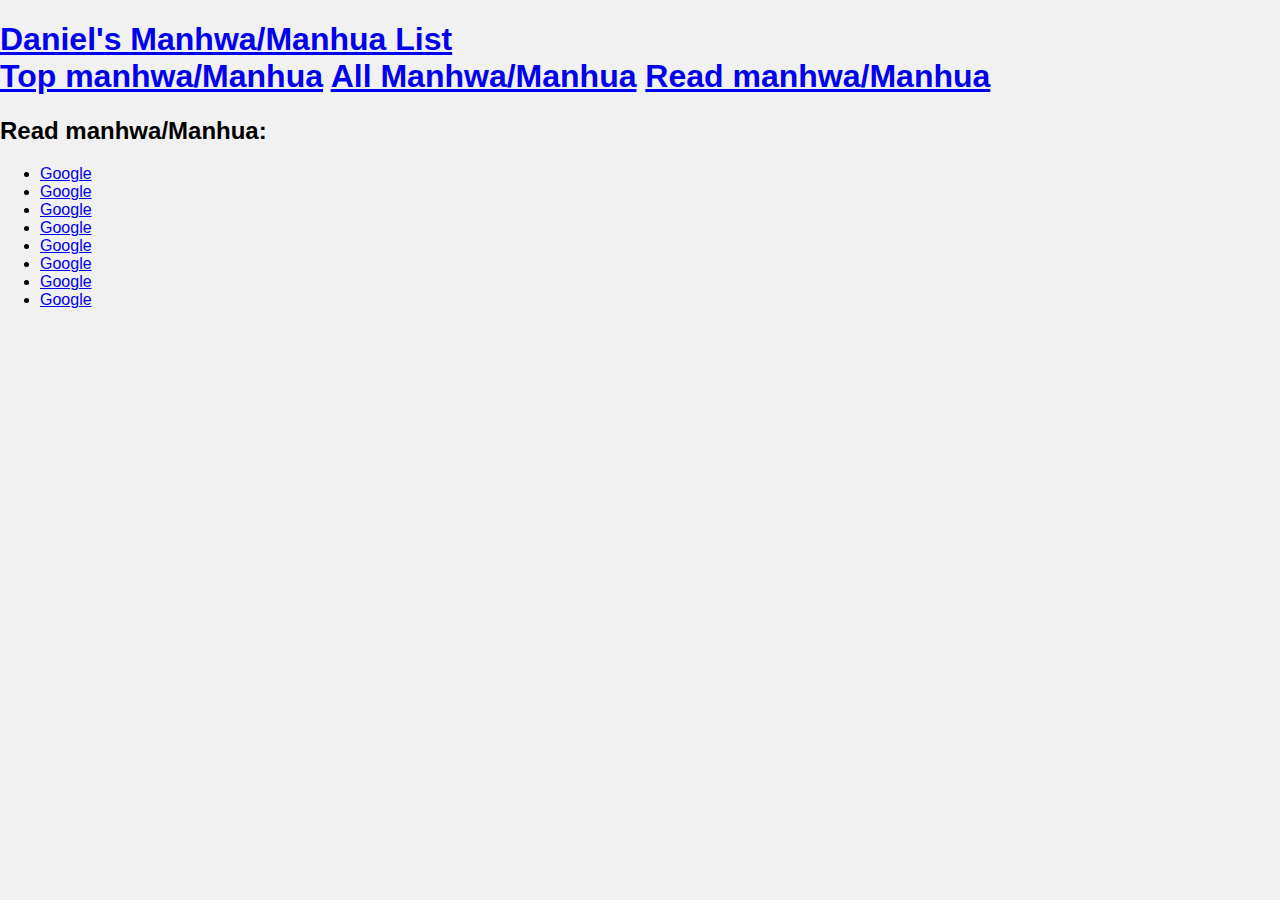
<file: readmanwha.html>
<!DOCTYPE html>
<html lang="en">
<head>
    <meta charset="UTF-8">
    <meta http-equiv="X-UA-Compatible" content="IE=edge">
    <meta name="viewport" content="width=device-width, initial-scale=1.0">
    <link rel="stylesheet" href="./styles.css">
    <title>Read Manhwa/Manhua</title>
</head>
<body>

    <!-- This is standard for all pages -->
    <h1 class="Title">
        <a class="Homepage link" href="./index.html">
            Daniel's Manhwa/Manhua List
        </a>
        <div class="wrapper">
            <span><a class="link" href="./topmanhwa.html">Top manhwa/Manhua</a></span>
            <span><a class="link" href="./allmanhwa.html">All Manhwa/Manhua</a></span>
            <span><a class="link" href="./readmanhwa.html">Read manhwa/Manhua</a></span>
        </div>
    </h1>
    <!-- This is standard for all pages -->

    <h2 class="SubTitle">Read manhwa/Manhua: </h2>
    <ul>
        <li><a class="ListItem" href="https://www.google.com">Google</a></li>
        <li><a class="ListItem" href="https://www.google.com">Google</a></li>
        <li><a class="ListItem" href="https://www.google.com">Google</a></li>
        <li><a class="ListItem" href="https://www.google.com">Google</a></li>
        <li><a class="ListItem" href="https://www.google.com">Google</a></li>
        <li><a class="ListItem" href="https://www.google.com">Google</a></li>
        <li><a class="ListItem" href="https://www.google.com">Google</a></li>
        <li><a class="ListItem" href="https://www.google.com">Google</a></li>
    </ul>
</body>
</html>
</file>
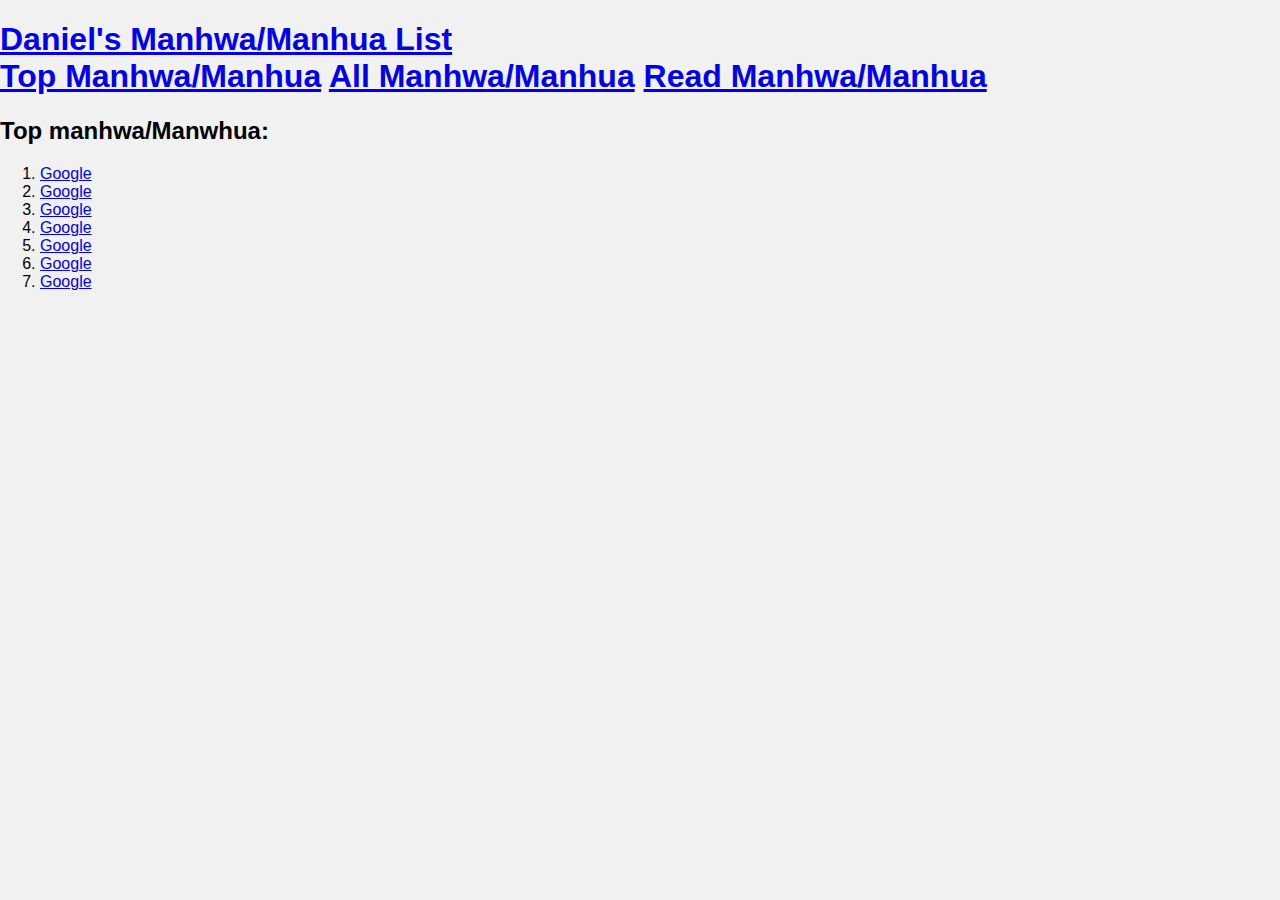
<file: topmanwha.html>
<!DOCTYPE html>
<html lang="en">
<head>
    <meta charset="UTF-8">
    <meta http-equiv="X-UA-Compatible" content="IE=edge">
    <meta name="viewport" content="width=device-width, initial-scale=1.0">
    <link rel="stylesheet" href="./styles.css">
    <title>Top Manhwa/Manhua</title>
</head>
<body>
    
    <!-- This is standard for all pages -->
    <h1 class="Title">
        <a class="Homepage link" href="./index.html">
            Daniel's Manhwa/Manhua List
        </a>
        <div class="wrapper">
            <span><a class="link" href="./topmanhwa.html">Top Manhwa/Manhua</a></span>
            <span><a class="link" href="./allmanhwa.html">All Manhwa/Manhua</a></span>
            <span><a class="link" href="./readmanhwa.html">Read Manhwa/Manhua</a></span>
        </div>
    </h1>
    <!-- This is standard for all pages -->

    <h2 class="SubTitle">Top manhwa/Manwhua: </h2>
    <ol>
        <li><a class="ListItem" href="https://www.google.com">Google</a></li>
        <li><a class="ListItem" href="https://www.google.com">Google</a></li>
        <li><a class="ListItem" href="https://www.google.com">Google</a></li>
        <li><a class="ListItem" href="https://www.google.com">Google</a></li>
        <li><a class="ListItem" href="https://www.google.com">Google</a></li>
        <li><a class="ListItem" href="https://www.google.com">Google</a></li>
        <li><a class="ListItem" href="https://www.google.com">Google</a></li>
    </ol>
</body>
</html>
</file>
<file: styles.css>
html {
    min-width: 300px;
}
* {
    font-family:'Trebuchet MS', 'Lucida Sans Unicode', 'Lucida Grande', 'Lucida Sans', Arial, sans-serif;
}
body {
    font-family: "Comic Sans MS", Arial, sans-serif;
    margin: 0;
    padding: 0;
    background-color: #f1f1f1;
}

.page-container {
    display: grid;
    grid-template-rows: 1fr auto; /* 1fr for the main content and auto for the footer */
    min-height: 85vh; /* 100vh = 100% of the viewport height */
    align-items: center;
    justify-content: center;
}

header {
    background-color: rgb(131, 104, 204);
    color: rgb(255, 255, 255);
    display: flex;
    align-items: center;
    justify-content: space-between;
    padding: 0px;
    box-shadow: 0px 2px 4px rgba(0, 0, 0, 0.3);
    min-height: 100px;
    max-height: 100px;
    min-width: 360px;
}
#nav-options {
    height: 80px;
    line-height: 80px;
}

header a {
    color: white;
    text-decoration: none;
    margin-right: 20px;
    font-size: 18px;
    padding: 10px;
    transition: all 0.2s ease-in-out;
}

header h1 {
    margin: 0;
    margin-left: 20px;
    font-size: 36px;
    font-weight: bold;
    color: #ffffff;
}

header div a h1{
    color:rgb(255, 255, 255);
    font-family: "Comic Sans MS";
    min-width: 50px;
}

#dark-mode-switch h3 {
    font-size: 20px; 
    margin: 0px; 
    margin-bottom: 2px; 
    min-width: 120px;
}

header nav a:hover {
    background-color: #5b9cfd;
    color: rgb(255, 255, 255);
}

header nav a {
    border-radius: 15px;
}

header nav {
    display: flex;
    margin-left: auto; /* pushes the nav bar to the right */
    min-width: 275px;
}

header #login-link, header #signup-link {
    margin-right: 20px;
}

@media (max-width: 600px) {
    #close-button {
        display: block;
        position: absolute;
        top: 10px;
        right: 10px;
        color: #000;
    }
}

main {
    display: flex;
    flex-direction: column;
    justify-content: space-between;
    padding: 20px;
    gap: 20px;
    align-items: center;
}

#featured-manhwa {
    display: flex;
    background-color: white;
    flex-direction: column;
    padding: 20px;
    border-radius: 10px;
    box-shadow: 0px 2px 4px rgba(0, 0, 0, 0.3);
    overflow: hidden;
    flex-wrap: wrap;
    min-width: 900px;
}

#featured-manhwa img {
    width: 200px;
    height: 300px;
    border-radius: 10px;
    border: 3px solid black;
    transition: all 0.1s ease-in-out;
}

#featured-manhwa .box:hover {
    transform: scale(1.05);
}

#featured-manhwa .box {
    transition: transform 200ms ease-in-out 20ms
}

#featured-manhwa h3,
#featured-manhwa p {
    color: #000000;
    max-width: 200px;
}

#featured-manhwa .box,
#latest-chapters a {
    text-decoration: none;
    color: #29549e;
}

#latest-chapters h3,
#latest-chapters p,
#latest-chapters a  {
    margin: 3px;
}

#featured-manhwa h2 {
    margin-bottom: 20px;
    font-size: 38px;
    text-align: center;
    text-transform: uppercase;
}

#featured-manhwa li {
    list-style: none;
    margin-bottom: 20px;
    display: flex;
}

#featured-manhwa ul{
    display: flex;
    list-style: none;
    justify-content: center;
    gap: 30px;
    margin-bottom: 20px;
    padding-inline-start: 3%;
    padding-inline-end: 3%;
    flex-wrap: wrap;
}

#featured-manhwa p, 
#featured-manhwa h3 {
    text-align: center;
    margin: 0%;
}

#latest-chapters {
    /* width: 30%; */
    background-color: white;
    padding: 20px;
    border-radius: 10px;
    box-shadow: 0px 2px 4px rgba(0, 0, 0, 0.3);
    margin-bottom: 25px;
    min-width: 900px;
}

#latest-chapters h2 {
    margin-bottom: 20px;
    font-size: 38px;
    text-align: center;
    text-transform: uppercase;
}

#latest-chapters li {
    list-style: none;
    margin-bottom: 20px;
}

footer {
    background-color: #333;
    color: white;
    padding: 20px;
    text-align: center;
    font-size: 18px;
    grid-row: 2;
}

.page-container > main {
    grid-row: 1;
}

header .title a:hover {
    background-color: none;
    color: inherit;
    border-radius: 0;
}

#menu-icon {
    display: none;
}

@media only screen and (max-width: 1120px) {
    #menu-icon {
        display: block;
    }
}

@media only screen and (max-width: 1120px) {
    #nav-options {
        display: none;
    }
}

#dropdown-menu {
    position: absolute;
    background-color: rgb(255, 255, 255);
    min-width: 160px;
    box-shadow: 0px 8px 16px 0px rgba(0,0,0,0.2);
    z-index: 1;
    border: 1.5px solid rgb(136, 99, 228);
    border-radius: 10px;
    top: 10px;
    right: 10px;
    overflow: hidden;
    display: flex;
    flex-direction: column;
    align-items: center;
}

#dropdown-menu #close {
    text-align: center;
    color: rgb(255, 255, 255);
    background-color: rgb(184, 163, 236);
    font-size: 12px;
    padding: 0%;
    margin: 0%;
    margin-top: 8px;
    border: 2px;
    border-radius: 2px;
    border-style: solid;
    border-color: rgb(136, 99, 228);
    width: 60px;
    height: 16px;
}

#dropdown-menu #top {
    margin-top: 0px;
    padding-top: 8px;
}

#dropdown-menu a {
    text-align: center;
    padding: 5px 16px;
    margin: 8px 0;
    display: block;
    font-size: 18px;
    font-weight: bold;
    color: #333;
    text-decoration: none;
}

#dropdown-menu a:hover {
    background-color: #f1f1f1;
    color: #000;
}


/* manhwa.html */
#all-manhwa {
    display: flex;
    align-items: center;
    flex-direction: column;
    justify-content: center;
    --all-manhwa_red: rgba(247, 120, 120, 0.678);
    --all-manhwa_blue: rgba(138, 177, 248, 0.678);
    --all-manhwa_orange: rgba(253, 201, 152, 0.658);
    --all-manhwa_yellow: rgba(255, 253, 111, 0.664);
    --all-manhwa_main: rgba(243, 243, 243, 0.548);
}

#all-manhwa #sorting-header {
    width: 80%;
    display: flex;
    align-items: center;
    flex-direction: row;
    justify-content: center;
    flex-wrap: wrap;
    gap: 20px;
}

#all-manhwa #center-options .search{
    display: flex;
    justify-content: center;
    flex-direction: column;
    align-items: center;
}


#all-manhwa #color-scheme {
    border: 2px solid rgba(119, 35, 119, 0.603);
    border-radius: 4px;
    display: flex;
    gap: 10px;
    white-space: nowrap;
    font-size: 20px;
    justify-content: center;
    min-height: 140px;
    min-width: 300px;
    flex-direction: column;
}

#all-manhwa #color-scheme u {
    margin-top: 10px;
}

#all-manhwa p {
    display: flex;
    max-width: 100%;
    margin: 0%;
    box-sizing: border-box;
    text-overflow: ellipsis;
}

#all-manhwa #color-scheme ul{
    display: flex;
    flex-direction: column;
    margin: 10px;
}

#all-manhwa #color-scheme li{
    display: flex;
    flex-direction: row;
    justify-content: left;
    flex-wrap: wrap;
    gap: 10px;
    min-width: 250px;
}

#all-manhwa #color-scheme .box {
    display: flex;
    min-height: 20px;
    max-height: 20px;
    min-width: 20px;
    max-width: 20px;
    margin-top: 5px;
    border: 1px solid black;
}

#all-manhwa #color-scheme .red {
    background-color: var(--all-manhwa_red);
}

#all-manhwa #color-scheme .yellow {
    background-color: var(--all-manhwa_yellow);
}

#all-manhwa #color-scheme .blue {
    background-color: var(--all-manhwa_blue);
}

#all-manhwa #color-scheme .orange {
    background-color: var(--all-manhwa_orange);
}

#all-manhwa #count {
    display: flex;
    margin-top: 0px;
    margin-bottom: 5px;
    justify-content: center;
}

#all-manhwa ul {
    list-style: none;
    margin: 0;
    padding: 0;
    width: 100%;
    display: flex;
    flex-wrap: wrap;
    justify-content: center;
}

#all-manhwa li {
    width: 30%;
    margin: 1%;
    text-align: center;
}

#all-manhwa a.box {
    display: block;
    text-decoration: none;
    color: black;
}

#all-manhwa h2 {
    margin-top: 5px;
    margin-bottom: 10px;
    font-size: 40px;
    text-align: center;
    text-transform: uppercase;
}

#all-manhwa h2 span {
    transition: all 0.1s ease-in-out;
    display: inline-block;
}
  
#all-manhwa h2 span:hover {
    transform: scale(1.23) rotate(105deg);
    cursor: default;
}

#all-manhwa h3 {
    font-size: 1.2em;
    margin-top: 10px;
}

#all-manhwa #manhwa-list {
    display: flex; /* make container a flex container */
    flex-wrap: wrap; /* allow items to wrap to next row */
    width: 85%; /* set fixed width to the container */
    margin: 20px auto; /* center the container */
    padding: 20px;
    background-color: #ffffff;
    border-radius: 10px;
    box-shadow: 5px 5px 10px #ccc;
    justify-content: space-evenly; 
}

#all-manhwa .item {
    min-width: 300px; /* set fixed width to the items */
    margin: 20px 1%; /* set fixed margin to the top and bottom of the items to be 20px and left and right to be 5% */
    text-align: center; /* center the text within the items */
    border-radius: 10px; /* round the border of the items */
    transition: all 0.2s ease-in-out; /* add smooth transition */
    background-color: #ffffff;
    border-bottom: 2px solid #e6e6e6;
    border-top: 2px solid #e6e6e6;
    border-left: 2px solid #e6e6e6;
    border-right: 2px solid #e6e6e6;
    padding-left: 5px;
    padding-right: 5px;
    padding-top: 5px;
    max-width: 300px;
}

#all-manhwa .item:hover {
    transform: scale(1.03); /* scale the item up by 10% when hovered */
    box-shadow: 5px 5px 10px #ccc; /* add a box shadow */
    cursor: pointer; /* change cursor to pointer */
}

#all-manhwa .item h3 {
    margin: 0;
    padding: 0;
    font-size: 20px;
    font-weight: bold;
}

#all-manhwa .item p {
    text-align: left;
    margin: 5px 0;
    padding: 0;
    font-size: 14px;
}

#all-manhwa .rating {
    justify-content: center;
    display: flex;
    font-style: italic;
    color: rgb(0, 0, 0);
}

#all-manhwa div .item {
    color: black;
    text-decoration: none;
    background-color: var(--all-manhwa_main);
}

#all-manhwa div .item.unknown-rating {
    background-color: var(--all-manhwa_orange);
}

#all-manhwa div .item.hiatus {
    background-color: var(--all-manhwa_red);
}

#all-manhwa div .item.completed {
    background-color: var(--all-manhwa_blue);
}

#all-manhwa div .item.unread {
    background-color: var(--all-manhwa_yellow);
}

#all-manhwa #loading {
    display: none;
    text-align: center;
}

#all-manhwa #sort-options,
#all-manhwa #sort-by-class {
    height: 30px;
    width: 160px;
    margin: 10px;
}

#all-manhwa #sort-reset-container {
    display: flex;
    flex-direction: row;
    align-items: center;
    justify-content: space-between;
}
#all-manhwa h3 {
    margin-top: 30px;
    margin-bottom: 5px;
}

#all-manhwa #search-input {
    width: 80%;
    padding: 10px;
    margin-top: 5px;
    margin-bottom: 5px;
    border: 2px solid #ccc;
    border-radius: 25px;
    outline: none;
    transition: box-shadow 0.3s ease;
}
  
#all-manhwa  #search-input:focus {
    box-shadow: 0 0 20px #ccc;
}

/* FANCY RESET BUTTON */

#reset-button {
    position: relative;
    margin: 0px auto;
    margin-bottom: 10px;
    margin-top: 5px;
    padding: 12px 20px;
    outline: none;
    text-decoration: none;
    display: flex;
    justify-content: center;
    align-items: center;
    cursor: pointer;
    text-transform: uppercase;
    background-color: #fff;
    border: 1px solid rgba(22, 76, 167, 0.6);
    border-radius: 10px;
    color: #1d89ff;
    font-weight: 400;
    font-family: inherit;
    z-index: 0;
    overflow: hidden;
    transition: all 0.3s cubic-bezier(0.02, 0.01, 0.47, 1);
}
  
#reset-button span {
    color: #164ca7;
    font-size: 14px;
    font-weight: 500;
    letter-spacing: 0.7px;
}

#reset-button:hover {
    animation: rotate624 0.7s ease-in-out both;
}

#reset-button:hover span {
    animation: storm1261 0.7s ease-in-out both;
    animation-delay: 0.06s;
}

@keyframes rotate624 {
    0% {
    transform: rotate(0deg) translate3d(0, 0, 0);
    }

    25% {
    transform: rotate(3deg) translate3d(0, 0, 0);
    }

    50% {
    transform: rotate(-3deg) translate3d(0, 0, 0);
    }

    75% {
    transform: rotate(1deg) translate3d(0, 0, 0);
    }

    100% {
    transform: rotate(0deg) translate3d(0, 0, 0);
    }
}

@keyframes storm1261 {
    0% {
    transform: translate3d(0, 0, 0) translateZ(0);
    }

    25% {
    transform: translate3d(4px, 0, 0) translateZ(0);
    }

    50% {
    transform: translate3d(-3px, 0, 0) translateZ(0);
    }

    75% {
    transform: translate3d(2px, 0, 0) translateZ(0);
    }

    100% {
    transform: translate3d(0, 0, 0) translateZ(0);
    }
}

#reset-button:active {
    background-color: #1d89ff;
}

.btn-shine {
    border: 3px solid;
    overflow: hidden;
    position: relative;
}

.btn-shine span {
    z-index: 20;
}

.btn-shine:after {
    background: #1d89ff;
    content: "";
    height: 155px;
    left: -75px;
    opacity: 0.4;
    position: absolute;
    top: -50px;
    transform: rotate(35deg);
    transition: all 1250ms cubic-bezier(0.19, 1, 0.22, 1);
    width: 50px;
    z-index: -10;
}

.btn-shine:hover:after {
    left: 120%;
    transition: all 1250ms cubic-bezier(0.19, 1, 0.22, 1);
}

/* END */

.progress-bar {
    width: 100%; /* width of the progress bar */
    height: 20px; /* height of the progress bar */
    background-color: #ddd; /* background color of the progress bar */
    border-radius: 5px; /* rounding of the edges of the progress bar */
    margin-bottom: 5px;
}


/* Dark Mode */
/* Define the styles for dark mode */
.center-in-container {
    display: flex;
    align-items:center;
    justify-content:center;
}

.dark-mode header {
    background-color: rgba(81, 54, 155, 0.712);
}

.dark-mode #featured-manhwa h3,
.dark-mode #featured-manhwa p {
    color: #e4e4e4;
}

.dark-mode #featured-manhwa .box,
.dark-mode #latest-chapters a {
    text-decoration: none;
    color: #6797f0;
}

.dark-mode #latest-chapters h3,
.dark-mode #latest-chapters p,
.dark-mode #latest-chapters a  {
    margin: 3px;
}

.dark-mode {
    background-color: #222;
    color: #e4e4e4;
}
  
.dark-mode #header {
    background-color: #333;
    color: #e4e4e4;
}
  
.dark-mode .item:hover {
    background-color: #555;
}
  
.dark-mode .item .progress {
    background-color: #777;
}

.dark-mode #sort-options,
.dark-mode #sort-options:focus,
.dark-mode #all-manhwa #manhwa-list,
.dark-mode #search-input:focus,
.dark-mode #search-input::placeholder,
.dark-mode #search-input,
.dark-mode #search-bar,
.dark-mode #sort-by-class,
.dark-mode #sort-by-class:focus,
.dark-mode #featured-manhwa,
.dark-mode #latest-chapters {
    background-color: #444;
    color: #e4e4e4;
}
.dark-mode #all-manhwa #search-input {
    border: 2px solid #101624;
    transition: box-shadow 0.3s ease;
    box-shadow: #000b24;
}

.dark-mode #reset-button {
    background-color: #202d4d;
    color: #e4e4e4;
    border: 1px solid #101624;
}
.dark-mode #reset-button span {
    color: #e4e4e4;
}
.dark-mode #reset-button:active, 
.dark-mode .btn-shine:after {
    background-color: rgb(70, 172, 255);
}

.dark-mode #all-manhwa #manhwa-list,
.dark-mode #color-scheme {
    box-shadow: 4px 4px 6px #363636;
}

.dark-mode #color-scheme .box {
    filter: brightness(1.75);
}


.dark-mode #all-manhwa div .item {
    background-color: rgba(27, 30, 34, 0.418);
    border-bottom: 2px solid #2c2c2c;
    border-top: 2px solid #2c2c2c;
    border-left: 2px solid #2c2c2c;
    border-right: 2px solid #2c2c2c;
    box-shadow: 6px 6px 8px #363636;
}

.dark-mode #all-manhwa div .item.unknown-rating,
.dark-mode #all-manhwa #color-scheme .orange {
    background-color: rgba(121, 85, 51, 0.658);
}

.dark-mode #all-manhwa div .item.hiatus,
.dark-mode #all-manhwa #color-scheme .red {
    background-color: rgba(112, 49, 49, 0.658);
}

.dark-mode #all-manhwa div .item.completed,
.dark-mode #all-manhwa #color-scheme .blue {
    background-color: rgba(51, 63, 117, 0.658);
}

.dark-mode #all-manhwa div .item.unread,
.dark-mode #all-manhwa #color-scheme .yellow  {
    background-color: rgba(128, 126, 57, 0.658);
}

.dark-mode .progress-bar {
    background-color: rgb(71, 66, 66);
}

.dark-mode #count {
    color: #e4e4e4;
}
  
.dark-mode .item {
    background-color: #444;
    color: #fff;
}
  
.dark-mode .item h3,
.dark-mode .item p,
.dark-mode #all-manhwa .rating {
    color: #f3f3f3;
}

/* Switch */

#dark-mode-switch {
    display: flex;
    flex-direction: row;
    justify-content: center;
    align-items: center;
}

.slider.round {
    border-radius: 34px;
    min-width: 60px;
}

.slider.round:before {
    border-radius: 50%;
}

.switch {
    position: relative;
    display: inline-block;
    width: 60px;
    height: 34px;
    margin-left: 10px;
    margin-right: 30px;
    margin-bottom: 3px;
}

.switch input {
    opacity: 0;
    width: 0;
    height: 0;
}

.slider {
    position: absolute;
    cursor: pointer;
    top: 0;
    left: 0;
    right: 0;
    bottom: 0;
    background-color: #ccc;
    -webkit-transition: .4s;
    transition: .4s;
}

.slider:before {
    position: absolute;
    content: "";
    height: 26px;
    width: 26px;
    left: 4px;
    bottom: 4px;
    background-color: white;
    -webkit-transition: .4s;
    transition: .4s;
}

input:checked + .slider {
    background-color: #2196F3;
}

input:focus + .slider {
    box-shadow: 0 0 1px #2196F3;
}

input:checked + .slider:before {
    -webkit-transform: translateX(26px);
    -ms-transform: translateX(26px);
    transform: translateX(26px);
}

@media screen and (max-width: 900px) {
    header h1 {
        font-size: 22px;
    }

    #dark-mode-switch h3 {
        font-size: 16px;
        text-align: end;
    }

    #all-manhwa h2 {
        font-size: 20px;
    }

    #all-manhwa h3,
    #all-manhwa u {
        font-size: 18px;
    }

    #all-manhwa p {
        font-size: 16px;
    }

    #featured-manhwa,
    #latest-chapters {
        min-width: 150px;
    }
}
</file>
